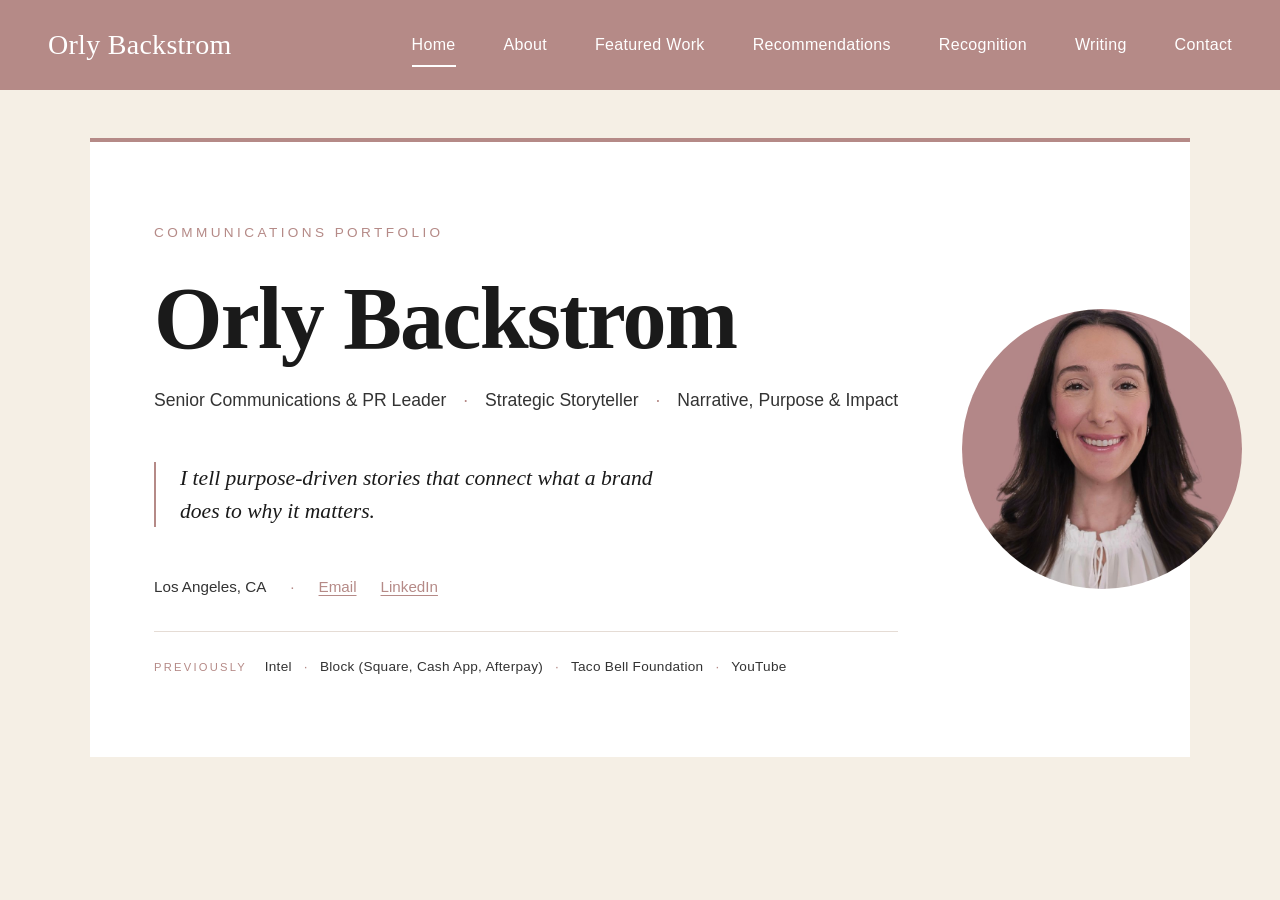
<file: index.html>
<!DOCTYPE html>
<html lang="en">
<head>
  <meta charset="UTF-8">
  <meta name="viewport" content="width=device-width, initial-scale=1.0">
  <link rel="icon" type="image/x-icon" href="favicon.ico">
  <link rel="icon" type="image/png" sizes="32x32" href="favicon-32.png">
  <link rel="apple-touch-icon" sizes="180x180" href="apple-touch-icon.png">
  <title>Orly Backstrom — Communications Portfolio</title>

  <!-- SEO & Social Sharing -->
  <meta name="description" content="Senior Communications & PR Leader · Strategic Storyteller · Narrative, Purpose & Impact">
  <meta property="og:title" content="Orly Backstrom's Portfolio">
  <meta property="og:description" content="Senior Communications & PR Leader · Strategic Storyteller · Narrative, Purpose & Impact">
  <meta property="og:image" content="https://orlybackstrom.com/og-preview.jpg">
  <meta property="og:url" content="https://orlybackstrom.com/">
  <meta property="og:type" content="website">
  <meta name="twitter:card" content="summary_large_image">
  <meta name="twitter:title" content="Orly Backstrom's Portfolio">
  <meta name="twitter:description" content="Senior Communications & PR Leader · Strategic Storyteller · Narrative, Purpose & Impact">
  <meta name="twitter:image" content="https://orlybackstrom.com/og-preview.jpg">

  <link rel="stylesheet" href="styles.css">
</head>
<body>

  <!-- ============ HEADER ============ -->
  <header class="site-header">
    <div class="site-header-inner">
      <a href="index.html" class="site-logo">Orly Backstrom</a>
      <button class="nav-toggle" aria-label="Toggle menu" aria-expanded="false">
        <span class="nav-toggle-bar"></span>
        <span class="nav-toggle-bar"></span>
        <span class="nav-toggle-bar"></span>
      </button>
      <nav class="site-nav">
        <a href="index.html" class="active">Home</a>
        <a href="about.html">About</a>
        <a href="featured-work.html">Featured Work</a>
        <a href="recommendations.html">Recommendations</a>
        <a href="recognition.html">Recognition</a>
        <a href="writing.html">Writing</a>
        <a href="contact.html">Contact</a>
      </nav>
    </div>
  </header>

  <!-- ============ HERO ============ -->
  <main class="hero">
    <div class="hero-text">
      <p class="hero-eyebrow">Communications Portfolio</p>
      <h1 class="hero-name">Orly Backstrom</h1>
      <p class="hero-tagline">Senior Communications &amp; PR Leader <span class="divider">·</span> Strategic Storyteller <span class="divider">·</span> Narrative, Purpose &amp; Impact</p>

      <blockquote class="hero-quote">
        <p>I tell purpose-driven stories that connect what a brand does to why it matters.</p>
      </blockquote>

      <div class="hero-meta">
        <span>Los Angeles, CA</span>
        <span class="divider">·</span>
        <a href="mailto:orlybackstrom@gmail.com">Email</a>
        <a href="https://www.linkedin.com/in/orlybackstrom/" target="_blank" rel="noopener">LinkedIn</a>
      </div>

      <p class="hero-previously"><span class="hero-previously-label">Previously</span> Intel <span class="divider">·</span> Block (Square, Cash App, Afterpay) <span class="divider">·</span> Taco Bell Foundation <span class="divider">·</span> YouTube</p>
    </div>

    <div class="hero-portrait">
      <img src="headshot.jpg" alt="Orly Backstrom">
    </div>
  </main>


  <!-- ============ MOBILE NAV TOGGLE ============ -->
  <script>
    (function() {
      const toggle = document.querySelector('.nav-toggle');
      const nav = document.querySelector('.site-nav');
      if (!toggle || !nav) return;
      toggle.addEventListener('click', () => {
        const isOpen = nav.classList.toggle('open');
        toggle.classList.toggle('open', isOpen);
        toggle.setAttribute('aria-expanded', isOpen ? 'true' : 'false');
        document.body.style.overflow = isOpen ? 'hidden' : '';
      });
      nav.querySelectorAll('a').forEach(link => {
        link.addEventListener('click', () => {
          nav.classList.remove('open');
          toggle.classList.remove('open');
          toggle.setAttribute('aria-expanded', 'false');
          document.body.style.overflow = '';
        });
      });
    })();
  </script>

</body>
</html>
</file>
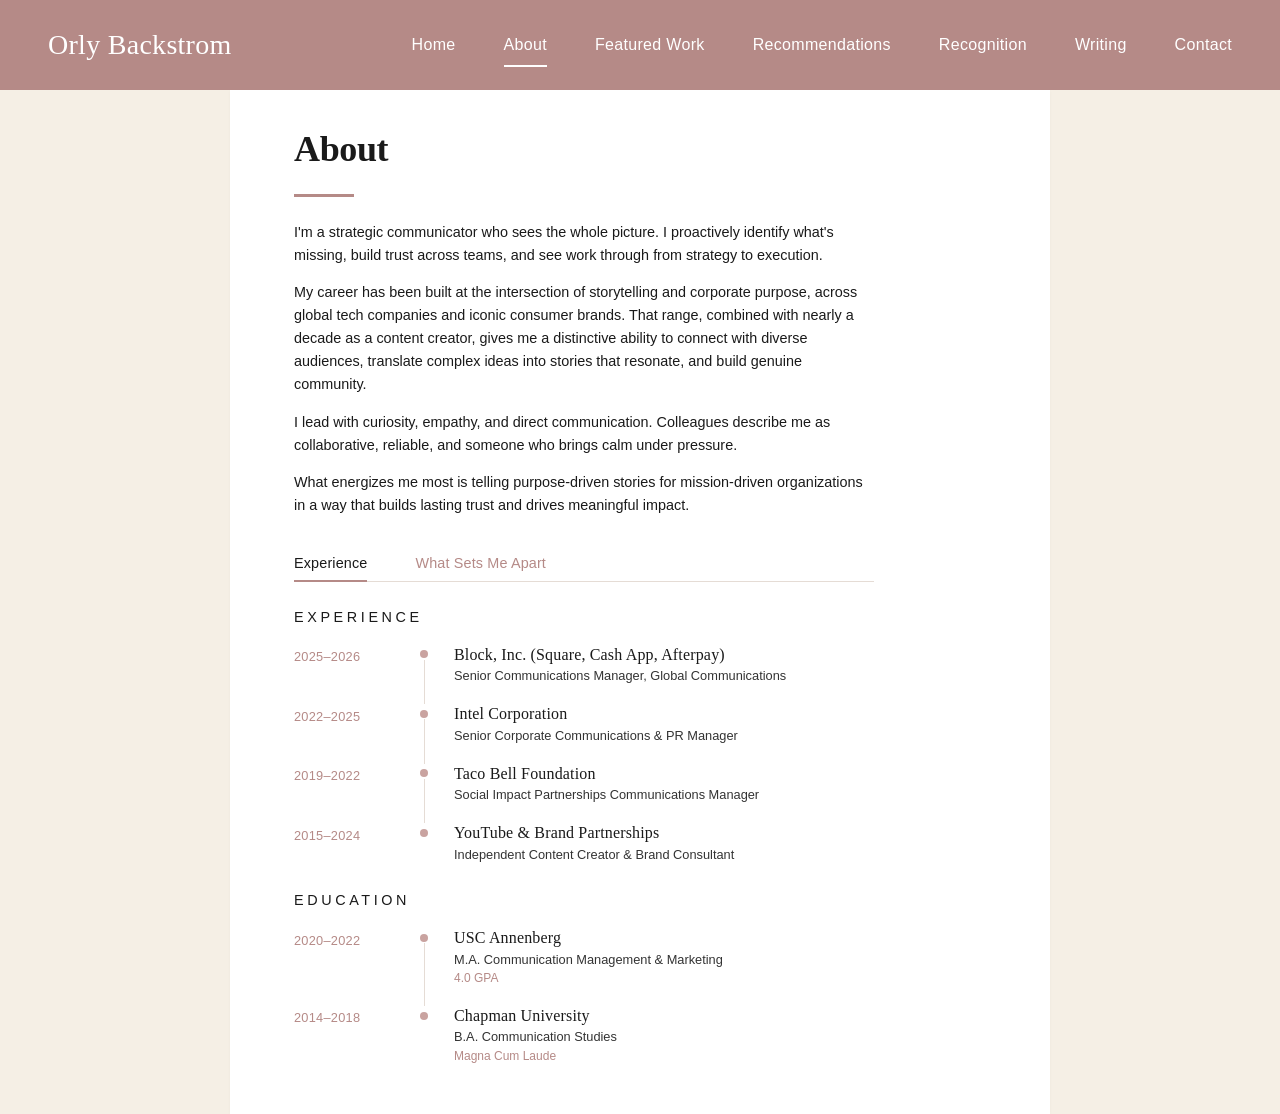
<file: about.html>
<!DOCTYPE html>
<html lang="en">
<head>
  <meta charset="UTF-8">
  <meta name="viewport" content="width=device-width, initial-scale=1.0">
  <link rel="icon" type="image/x-icon" href="favicon.ico">
  <link rel="icon" type="image/png" sizes="32x32" href="favicon-32.png">
  <link rel="apple-touch-icon" sizes="180x180" href="apple-touch-icon.png">
  <title>About — Orly Backstrom</title>

  <!-- SEO & Social Sharing -->
  <meta name="description" content="Senior Communications & PR Leader · Strategic Storyteller · Narrative, Purpose & Impact">
  <meta property="og:title" content="Orly Backstrom's Portfolio">
  <meta property="og:description" content="Senior Communications & PR Leader · Strategic Storyteller · Narrative, Purpose & Impact">
  <meta property="og:image" content="https://orlybackstrom.com/og-preview.jpg">
  <meta property="og:url" content="https://orlybackstrom.com/about.html">
  <meta property="og:type" content="website">
  <meta name="twitter:card" content="summary_large_image">
  <meta name="twitter:title" content="Orly Backstrom's Portfolio">
  <meta name="twitter:description" content="Senior Communications & PR Leader · Strategic Storyteller · Narrative, Purpose & Impact">
  <meta name="twitter:image" content="https://orlybackstrom.com/og-preview.jpg">

  <link rel="stylesheet" href="styles.css">
</head>
<body>

  <!-- ============ HEADER ============ -->
  <header class="site-header">
    <div class="site-header-inner">
      <a href="index.html" class="site-logo">Orly Backstrom</a>
      <button class="nav-toggle" aria-label="Toggle menu" aria-expanded="false">
        <span class="nav-toggle-bar"></span>
        <span class="nav-toggle-bar"></span>
        <span class="nav-toggle-bar"></span>
      </button>
      <nav class="site-nav">
        <a href="index.html">Home</a>
        <a href="about.html" class="active">About</a>
        <a href="featured-work.html">Featured Work</a>
        <a href="recommendations.html">Recommendations</a>
        <a href="recognition.html">Recognition</a>
        <a href="writing.html">Writing</a>
        <a href="contact.html">Contact</a>
      </nav>
    </div>
  </header>

  <!-- ============ ABOUT PAGE ============ -->
  <main class="page">
    <div class="page-content">
      <h1 class="page-title">About</h1>

      <div class="about-intro">
        <p>I'm a strategic communicator who sees the whole picture. I proactively identify what's missing, build trust across teams, and see work through from strategy to execution.</p>

        <p>My career has been built at the intersection of storytelling and corporate purpose, across global tech companies and iconic consumer brands. That range, combined with nearly a decade as a content creator, gives me a distinctive ability to connect with diverse audiences, translate complex ideas into stories that resonate, and build genuine community.</p>

        <p>I lead with curiosity, empathy, and direct communication. Colleagues describe me as collaborative, reliable, and someone who brings calm under pressure.</p>

        <p>What energizes me most is telling purpose-driven stories for mission-driven organizations in a way that builds lasting trust and drives meaningful impact.</p>
      </div>

      <!-- ============ TABS ============ -->
      <div class="tabs">
        <div class="tab-buttons" role="tablist">
          <button class="tab-button active" role="tab" data-tab="experience">Experience</button>
          <button class="tab-button" role="tab" data-tab="what-sets-me-apart">What Sets Me Apart</button>
        </div>

        <!-- Tab 1: What Sets Me Apart -->
        <div class="tab-panel" id="what-sets-me-apart" role="tabpanel">
          <div class="apart-section">
            <h3>Builder and Strategic Architect</h3>
            <p>I proactively identify what's missing and build the relationships, programs, and infrastructure that make compelling storytelling possible, from the communications strategy and stakeholder relationships I built at the Taco Bell Foundation to the executive visibility platforms and global PR strategies I developed at Intel.</p>
          </div>

          <div class="apart-section">
            <h3>Purpose-Driven Storyteller</h3>
            <p>I identify the why behind what organizations do and translate it into compelling stories that resonate and drive business impact, connecting what brands do to why it matters.</p>
          </div>

          <div class="apart-section">
            <h3>Trusted Executive Advisor</h3>
            <p>I serve as a strategic advisor to senior leaders, building trust by providing thoughtful counsel on message development, thought leadership, and high-stakes media and speaking engagements. I craft platforms and communications that authentically reflect their voice, vision, and point of view.</p>
          </div>

          <div class="apart-section">
            <h3>Curiosity-Driven, Committed to Growth</h3>
            <p>I approach every challenge with genuine curiosity, asking the right questions to develop deep understanding. I am fully committed to continuously developing my craft, staying ahead of industry shifts, and finding ways to improve the work.</p>
          </div>
        </div>

        <!-- Tab 3: Experience -->
        <div class="tab-panel active" id="experience" role="tabpanel">
          <p class="timeline-section-label">Experience</p>
          <div class="timeline">
            <div class="timeline-item">
              <div class="timeline-date">2025–2026</div>
              <div class="timeline-marker"></div>
              <div class="timeline-content">
                <h4>Block, Inc. (Square, Cash App, Afterpay)</h4>
                <p>Senior Communications Manager, Global Communications</p>
              </div>
            </div>

            <div class="timeline-item">
              <div class="timeline-date">2022–2025</div>
              <div class="timeline-marker"></div>
              <div class="timeline-content">
                <h4>Intel Corporation</h4>
                <p>Senior Corporate Communications &amp; PR Manager</p>
              </div>
            </div>

            <div class="timeline-item">
              <div class="timeline-date">2019–2022</div>
              <div class="timeline-marker"></div>
              <div class="timeline-content">
                <h4>Taco Bell Foundation</h4>
                <p>Social Impact Partnerships Communications Manager</p>
              </div>
            </div>

            <div class="timeline-item">
              <div class="timeline-date">2015–2024</div>
              <div class="timeline-marker"></div>
              <div class="timeline-content">
                <h4>YouTube &amp; Brand Partnerships</h4>
                <p>Independent Content Creator &amp; Brand Consultant</p>
              </div>
            </div>
          </div>

          <p class="timeline-section-label">Education</p>
          <div class="timeline">
            <div class="timeline-item">
              <div class="timeline-date">2020–2022</div>
              <div class="timeline-marker"></div>
              <div class="timeline-content">
                <h4>USC Annenberg</h4>
                <p>M.A. Communication Management &amp; Marketing</p>
                <p class="detail">4.0 GPA</p>
              </div>
            </div>

            <div class="timeline-item">
              <div class="timeline-date">2014–2018</div>
              <div class="timeline-marker"></div>
              <div class="timeline-content">
                <h4>Chapman University</h4>
                <p>B.A. Communication Studies</p>
                <p class="detail">Magna Cum Laude</p>
              </div>
            </div>
          </div>
        </div>
      </div>
    </div>
  </main>

  <!-- ============ TAB INTERACTION SCRIPT ============ -->
  <script>
    document.querySelectorAll('.tab-button').forEach(button => {
      button.addEventListener('click', () => {
        const tabId = button.dataset.tab;

        // Update buttons
        document.querySelectorAll('.tab-button').forEach(b => b.classList.remove('active'));
        button.classList.add('active');

        // Update panels
        document.querySelectorAll('.tab-panel').forEach(panel => {
          panel.classList.toggle('active', panel.id === tabId);
        });
      });
    });
  </script>


  <!-- ============ MOBILE NAV TOGGLE ============ -->
  <script>
    (function() {
      const toggle = document.querySelector('.nav-toggle');
      const nav = document.querySelector('.site-nav');
      if (!toggle || !nav) return;
      toggle.addEventListener('click', () => {
        const isOpen = nav.classList.toggle('open');
        toggle.classList.toggle('open', isOpen);
        toggle.setAttribute('aria-expanded', isOpen ? 'true' : 'false');
        document.body.style.overflow = isOpen ? 'hidden' : '';
      });
      nav.querySelectorAll('a').forEach(link => {
        link.addEventListener('click', () => {
          nav.classList.remove('open');
          toggle.classList.remove('open');
          toggle.setAttribute('aria-expanded', 'false');
          document.body.style.overflow = '';
        });
      });
    })();
  </script>

</body>
</html>
</file>
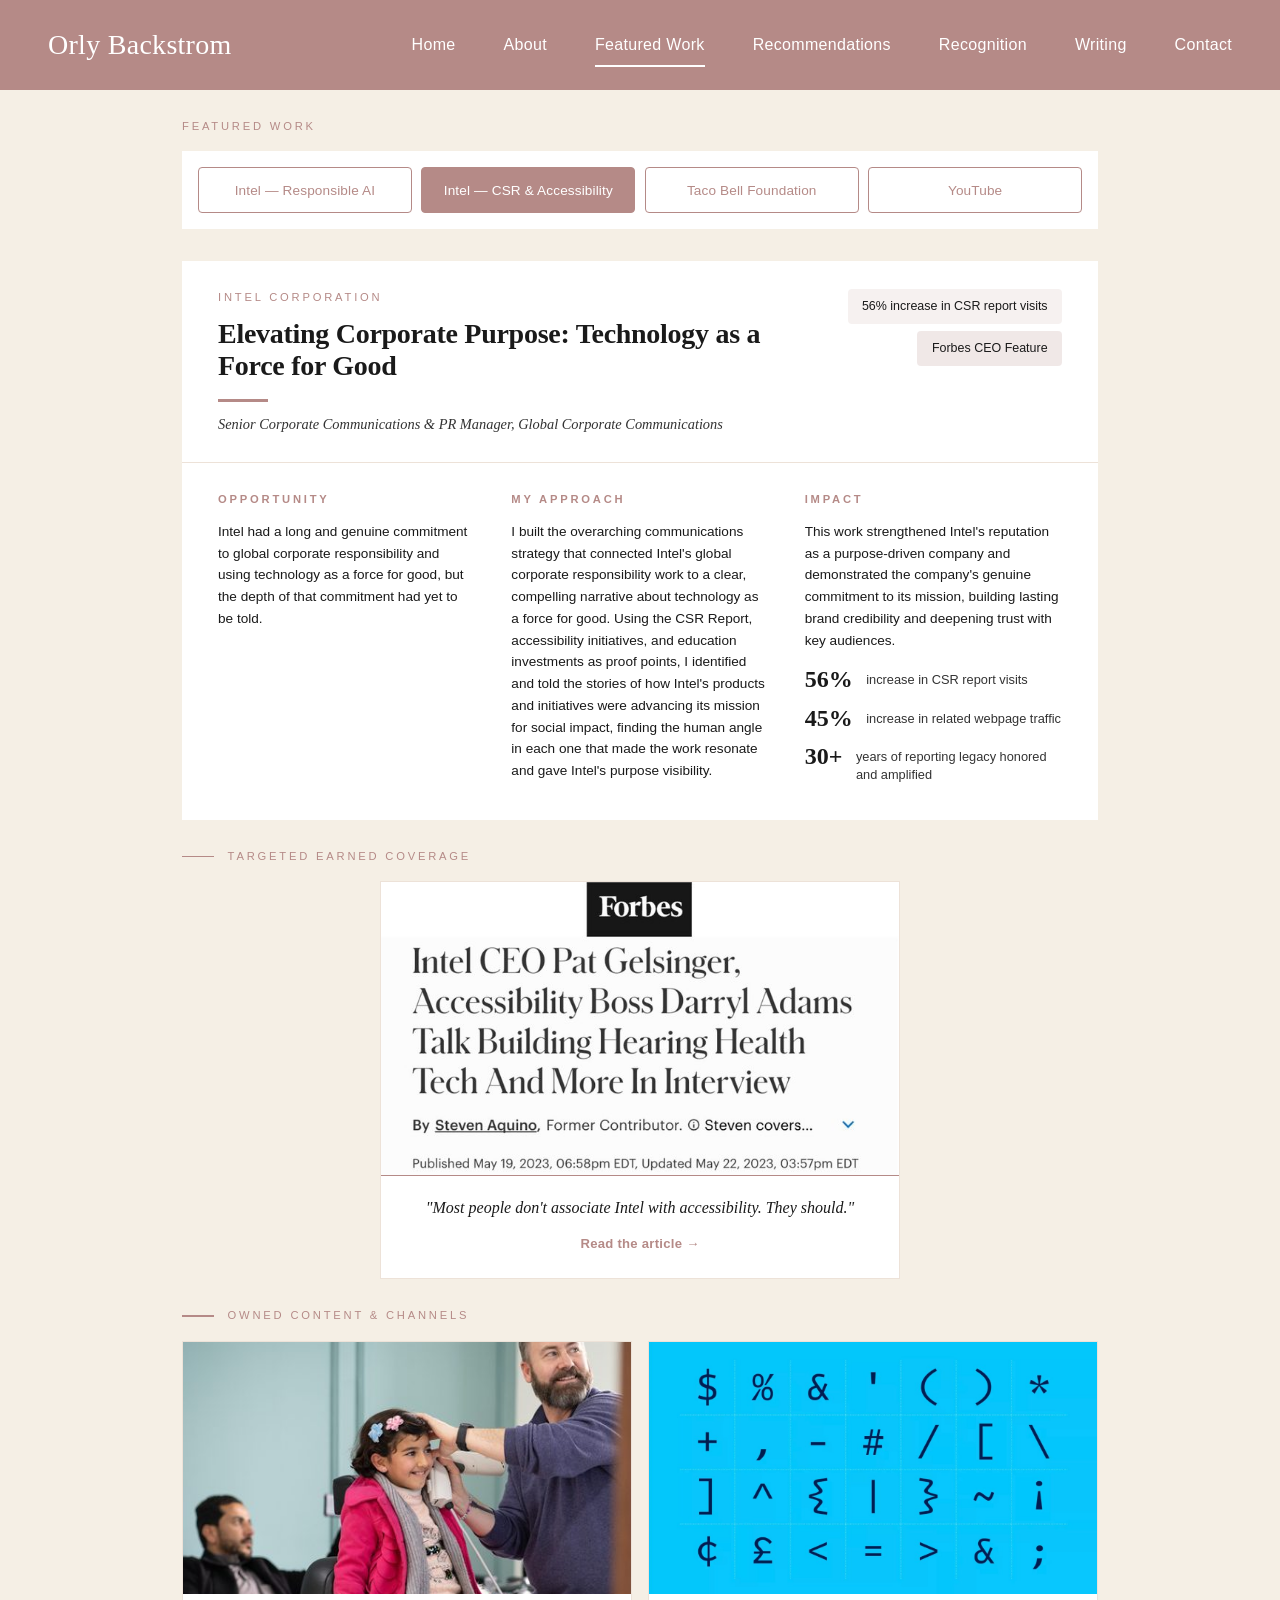
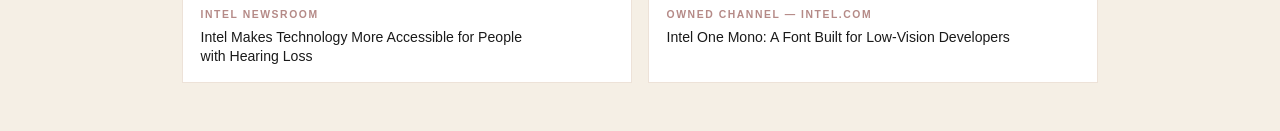
<file: featured-work-csr.html>
<!DOCTYPE html>
<html lang="en">
<head>
  <meta charset="UTF-8">
  <meta name="viewport" content="width=device-width, initial-scale=1.0">
  <link rel="icon" type="image/x-icon" href="favicon.ico">
  <link rel="icon" type="image/png" sizes="32x32" href="favicon-32.png">
  <link rel="apple-touch-icon" sizes="180x180" href="apple-touch-icon.png">
  <title>Featured Work: Intel CSR & Accessibility — Orly Backstrom</title>

  <!-- SEO & Social Sharing -->
  <meta name="description" content="Senior Communications & PR Leader · Strategic Storyteller · Narrative, Purpose & Impact">
  <meta property="og:title" content="Orly Backstrom's Portfolio">
  <meta property="og:description" content="Senior Communications & PR Leader · Strategic Storyteller · Narrative, Purpose & Impact">
  <meta property="og:image" content="https://orlybackstrom.com/og-preview.jpg">
  <meta property="og:url" content="https://orlybackstrom.com/featured-work-csr.html">
  <meta property="og:type" content="website">
  <meta name="twitter:card" content="summary_large_image">
  <meta name="twitter:title" content="Orly Backstrom's Portfolio">
  <meta name="twitter:description" content="Senior Communications & PR Leader · Strategic Storyteller · Narrative, Purpose & Impact">
  <meta name="twitter:image" content="https://orlybackstrom.com/og-preview.jpg">

  <link rel="stylesheet" href="styles.css">
</head>
<body>

  <!-- ============ HEADER ============ -->
  <header class="site-header">
    <div class="site-header-inner">
      <a href="index.html" class="site-logo">Orly Backstrom</a>
      <button class="nav-toggle" aria-label="Toggle menu" aria-expanded="false">
        <span class="nav-toggle-bar"></span>
        <span class="nav-toggle-bar"></span>
        <span class="nav-toggle-bar"></span>
      </button>
      <nav class="site-nav">
        <a href="index.html">Home</a>
        <a href="about.html">About</a>
        <a href="featured-work.html" class="active">Featured Work</a>
        <a href="recommendations.html">Recommendations</a>
        <a href="recognition.html">Recognition</a>
        <a href="writing.html">Writing</a>
        <a href="contact.html">Contact</a>
      </nav>
    </div>
  </header>

  <!-- ============ FEATURED WORK PAGE ============ -->
  <main class="featured-work-page">

    <p class="fw-eyebrow">Featured Work</p>

    <!-- Tab navigation -->
    <nav class="fw-tabs">
      <a href="featured-work.html" class="fw-tab">Intel &mdash; Responsible AI</a>
      <a href="featured-work-csr.html" class="fw-tab active">Intel &mdash; CSR &amp; Accessibility</a>
      <a href="featured-work-taco-bell.html" class="fw-tab">Taco Bell Foundation</a>
      <a href="featured-work-youtube.html" class="fw-tab">YouTube</a>
    </nav>

    <!-- Project header -->
    <section class="fw-header">
      <div class="fw-header-title-block">
        <p class="fw-eyebrow">Intel Corporation</p>
        <h1>Elevating Corporate Purpose: Technology as a Force for Good</h1>
        <p class="fw-header-subtitle">Senior Corporate Communications &amp; PR Manager, Global Corporate Communications</p>
      </div>
      <div class="fw-badges">
        <span class="fw-badge">56% increase in CSR report visits</span>
        <span class="fw-badge solid">Forbes CEO Feature</span>
      </div>
    </section>

    <!-- Three-column body -->
    <section class="fw-body">
      <div class="fw-section">
        <h3>Opportunity</h3>
        <p>Intel had a long and genuine commitment to global corporate responsibility and using technology as a force for good, but the depth of that commitment had yet to be told.</p>
      </div>

      <div class="fw-section">
        <h3>My Approach</h3>
        <p>I built the overarching communications strategy that connected Intel's global corporate responsibility work to a clear, compelling narrative about technology as a force for good. Using the CSR Report, accessibility initiatives, and education investments as proof points, I identified and told the stories of how Intel's products and initiatives were advancing its mission for social impact, finding the human angle in each one that made the work resonate and gave Intel's purpose visibility.</p>
      </div>

      <div class="fw-section">
        <h3>Impact</h3>
        <p>This work strengthened Intel's reputation as a purpose-driven company and demonstrated the company's genuine commitment to its mission, building lasting brand credibility and deepening trust with key audiences.</p>

        <div class="fw-stat">
          <div class="fw-stat-number">56%</div>
          <div class="fw-stat-label">increase in CSR report visits</div>
        </div>

        <div class="fw-stat">
          <div class="fw-stat-number">45%</div>
          <div class="fw-stat-label">increase in related webpage traffic</div>
        </div>

        <div class="fw-stat">
          <div class="fw-stat-number">30+</div>
          <div class="fw-stat-label">years of reporting legacy honored and amplified</div>
        </div>
      </div>
    </section>

    <!-- Targeted Earned Coverage - Single Featured Article -->
    <section class="fw-featured-coverage">
      <p class="fw-section-label">Targeted Earned Coverage</p>

      <a href="https://www.forbes.com/sites/stevenaquino/2023/05/19/intel-ceo-pat-gelsinger-accessibility-boss-darryl-adams-talk-building-hearing-health-tech-and-more-in-interview/" class="fw-featured-article" target="_blank" rel="noopener">
        <img src="forbes-feature.jpg" alt="Forbes article: Intel CEO Pat Gelsinger, Accessibility Boss Darryl Adams">
        <div class="fw-featured-article-body">
          <p class="fw-featured-quote">"Most people don't associate Intel with accessibility. They&nbsp;should."</p>
          <p class="fw-featured-cta">Read the article &rarr;</p>
        </div>
      </a>
    </section>

    <!-- Owned Content & Channels -->
    <section class="fw-owned">
      <p class="fw-section-label">Owned Content &amp; Channels</p>
      <div class="fw-owned-grid">

        <a href="https://www.intc.com/news-events/press-releases/detail/1620/intel-makes-technology-more-accessible-for-people-with" class="fw-owned-card" target="_blank" rel="noopener">
          <img src="owned-1.jpg" alt="Intel Makes Technology More Accessible for People with Hearing Loss" class="fw-owned-thumb">
          <div class="fw-owned-text">
            <p class="fw-owned-outlet">Intel Newsroom</p>
            <p class="fw-owned-title">Intel Makes Technology More Accessible for People with Hearing&nbsp;Loss</p>
          </div>
        </a>

        <a href="https://www.intel.com/content/www/us/en/company-overview/one-monospace-font.html" class="fw-owned-card" target="_blank" rel="noopener">
          <img src="owned-2.jpg" alt="Intel One Mono: A Font Built for Low-Vision Developers" class="fw-owned-thumb">
          <div class="fw-owned-text">
            <p class="fw-owned-outlet">Owned Channel &mdash; Intel.com</p>
            <p class="fw-owned-title">Intel One Mono: A Font Built for Low-Vision&nbsp;Developers</p>
          </div>
        </a>

      </div>
    </section>

  </main>


  <!-- ============ MOBILE NAV TOGGLE ============ -->
  <script>
    (function() {
      const toggle = document.querySelector('.nav-toggle');
      const nav = document.querySelector('.site-nav');
      if (!toggle || !nav) return;
      toggle.addEventListener('click', () => {
        const isOpen = nav.classList.toggle('open');
        toggle.classList.toggle('open', isOpen);
        toggle.setAttribute('aria-expanded', isOpen ? 'true' : 'false');
        document.body.style.overflow = isOpen ? 'hidden' : '';
      });
      nav.querySelectorAll('a').forEach(link => {
        link.addEventListener('click', () => {
          nav.classList.remove('open');
          toggle.classList.remove('open');
          toggle.setAttribute('aria-expanded', 'false');
          document.body.style.overflow = '';
        });
      });
    })();
  </script>

</body>
</html>
</file>
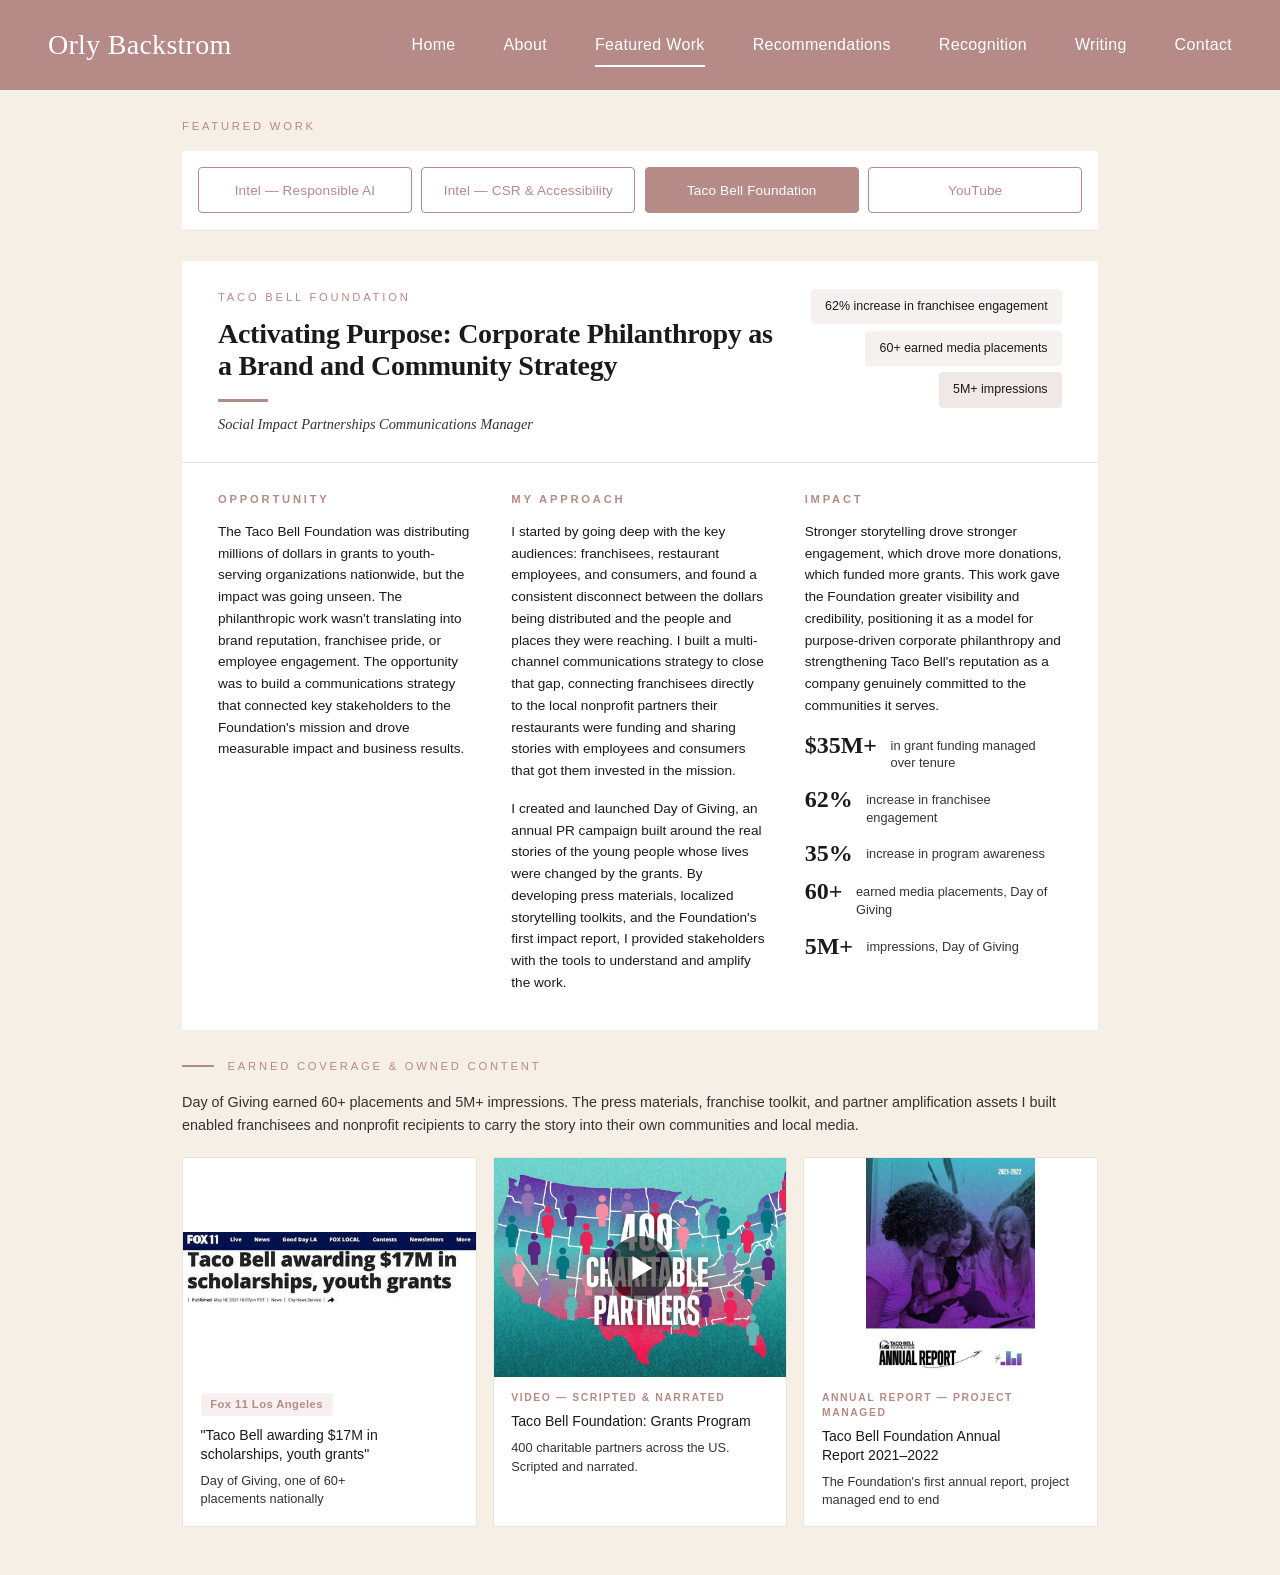
<file: featured-work-taco-bell.html>
<!DOCTYPE html>
<html lang="en">
<head>
  <meta charset="UTF-8">
  <meta name="viewport" content="width=device-width, initial-scale=1.0">
  <link rel="icon" type="image/x-icon" href="favicon.ico">
  <link rel="icon" type="image/png" sizes="32x32" href="favicon-32.png">
  <link rel="apple-touch-icon" sizes="180x180" href="apple-touch-icon.png">
  <title>Featured Work: Taco Bell Foundation — Orly Backstrom</title>

  <!-- SEO & Social Sharing -->
  <meta name="description" content="Senior Communications & PR Leader · Strategic Storyteller · Narrative, Purpose & Impact">
  <meta property="og:title" content="Orly Backstrom's Portfolio">
  <meta property="og:description" content="Senior Communications & PR Leader · Strategic Storyteller · Narrative, Purpose & Impact">
  <meta property="og:image" content="https://orlybackstrom.com/og-preview.jpg">
  <meta property="og:url" content="https://orlybackstrom.com/featured-work-taco-bell.html">
  <meta property="og:type" content="website">
  <meta name="twitter:card" content="summary_large_image">
  <meta name="twitter:title" content="Orly Backstrom's Portfolio">
  <meta name="twitter:description" content="Senior Communications & PR Leader · Strategic Storyteller · Narrative, Purpose & Impact">
  <meta name="twitter:image" content="https://orlybackstrom.com/og-preview.jpg">

  <link rel="stylesheet" href="styles.css">
</head>
<body>

  <!-- ============ HEADER ============ -->
  <header class="site-header">
    <div class="site-header-inner">
      <a href="index.html" class="site-logo">Orly Backstrom</a>
      <button class="nav-toggle" aria-label="Toggle menu" aria-expanded="false">
        <span class="nav-toggle-bar"></span>
        <span class="nav-toggle-bar"></span>
        <span class="nav-toggle-bar"></span>
      </button>
      <nav class="site-nav">
        <a href="index.html">Home</a>
        <a href="about.html">About</a>
        <a href="featured-work.html" class="active">Featured Work</a>
        <a href="recommendations.html">Recommendations</a>
        <a href="recognition.html">Recognition</a>
        <a href="writing.html">Writing</a>
        <a href="contact.html">Contact</a>
      </nav>
    </div>
  </header>

  <!-- ============ FEATURED WORK PAGE ============ -->
  <main class="featured-work-page">

    <p class="fw-eyebrow">Featured Work</p>

    <!-- Tab navigation -->
    <nav class="fw-tabs">
      <a href="featured-work.html" class="fw-tab">Intel &mdash; Responsible AI</a>
      <a href="featured-work-csr.html" class="fw-tab">Intel &mdash; CSR &amp; Accessibility</a>
      <a href="featured-work-taco-bell.html" class="fw-tab active">Taco Bell Foundation</a>
      <a href="featured-work-youtube.html" class="fw-tab">YouTube</a>
    </nav>

    <!-- Project header -->
    <section class="fw-header">
      <div class="fw-header-title-block">
        <p class="fw-eyebrow">Taco Bell Foundation</p>
        <h1>Activating Purpose: Corporate Philanthropy as a Brand and Community Strategy</h1>
        <p class="fw-header-subtitle">Social Impact Partnerships Communications Manager</p>
      </div>
      <div class="fw-badges">
        <span class="fw-badge">62% increase in franchisee engagement</span>
        <span class="fw-badge">60+ earned media placements</span>
        <span class="fw-badge solid">5M+ impressions</span>
      </div>
    </section>

    <!-- Three-column body -->
    <section class="fw-body">
      <div class="fw-section">
        <h3>Opportunity</h3>
        <p>The Taco Bell Foundation was distributing millions of dollars in grants to youth-serving organizations nationwide, but the impact was going unseen. The philanthropic work wasn't translating into brand reputation, franchisee pride, or employee engagement. The opportunity was to build a communications strategy that connected key stakeholders to the Foundation's mission and drove measurable impact and business results.</p>
      </div>

      <div class="fw-section">
        <h3>My Approach</h3>
        <p>I started by going deep with the key audiences: franchisees, restaurant employees, and consumers, and found a consistent disconnect between the dollars being distributed and the people and places they were reaching. I built a multi-channel communications strategy to close that gap, connecting franchisees directly to the local nonprofit partners their restaurants were funding and sharing stories with employees and consumers that got them invested in the mission.</p>
        <p>I created and launched Day of Giving, an annual PR campaign built around the real stories of the young people whose lives were changed by the grants. By developing press materials, localized storytelling toolkits, and the Foundation's first impact report, I provided stakeholders with the tools to understand and amplify the work.</p>
      </div>

      <div class="fw-section">
        <h3>Impact</h3>
        <p>Stronger storytelling drove stronger engagement, which drove more donations, which funded more grants. This work gave the Foundation greater visibility and credibility, positioning it as a model for purpose-driven corporate philanthropy and strengthening Taco Bell's reputation as a company genuinely committed to the communities it serves.</p>

        <div class="fw-stat">
          <div class="fw-stat-number">$35M+</div>
          <div class="fw-stat-label">in grant funding managed over tenure</div>
        </div>

        <div class="fw-stat">
          <div class="fw-stat-number">62%</div>
          <div class="fw-stat-label">increase in franchisee engagement</div>
        </div>

        <div class="fw-stat">
          <div class="fw-stat-number">35%</div>
          <div class="fw-stat-label">increase in program awareness</div>
        </div>

        <div class="fw-stat">
          <div class="fw-stat-number">60+</div>
          <div class="fw-stat-label">earned media placements, Day of Giving</div>
        </div>

        <div class="fw-stat">
          <div class="fw-stat-number">5M+</div>
          <div class="fw-stat-label">impressions, Day of Giving</div>
        </div>
      </div>
    </section>

    <!-- Earned Coverage & Owned Content -->
    <section class="fw-combined">
      <p class="fw-section-label">Earned Coverage &amp; Owned Content</p>
      <p class="fw-combined-intro">Day of Giving earned 60+ placements and 5M+ impressions. The press materials, franchise toolkit, and partner amplification assets I built enabled franchisees and nonprofit recipients to carry the story into their own communities and local media.</p>

      <div class="fw-combined-grid">

        <a href="https://www.foxla.com/news/taco-bell-awarding-17m-in-scholarshipsyouth-grants" class="fw-combined-card" target="_blank" rel="noopener">
          <img src="tb-1.jpg" alt="Taco Bell awarding $17M in scholarships, youth grants" class="fw-combined-thumb">
          <div class="fw-combined-text">
            <span class="fw-combined-pill">Fox 11 Los Angeles</span>
            <p class="fw-combined-title">"Taco Bell awarding $17M in scholarships, youth&nbsp;grants"</p>
            <p class="fw-combined-desc">Day of Giving, one of 60+ placements&nbsp;nationally</p>
          </div>
        </a>

        <a href="https://vimeo.com/554861442" class="fw-combined-card is-video" target="_blank" rel="noopener">
          <div class="fw-combined-thumb-wrap">
            <img src="tb-2.jpg" alt="Taco Bell Foundation: Grants Program video" class="fw-combined-thumb">
          </div>
          <div class="fw-combined-text">
            <p class="fw-combined-type">Video &mdash; Scripted &amp; Narrated</p>
            <p class="fw-combined-title">Taco Bell Foundation: Grants&nbsp;Program</p>
            <p class="fw-combined-desc">400 charitable partners across the US. Scripted and&nbsp;narrated.</p>
          </div>
        </a>

        <a href="https://www.tacobellfoundation.org/files/TBF_AnnualReport_2021.pdf" class="fw-combined-card" target="_blank" rel="noopener">
          <img src="tb-3.jpg" alt="Taco Bell Foundation Annual Report 2021-2022" class="fw-combined-thumb">
          <div class="fw-combined-text">
            <p class="fw-combined-type">Annual Report &mdash; Project Managed</p>
            <p class="fw-combined-title">Taco Bell Foundation Annual Report&nbsp;2021&ndash;2022</p>
            <p class="fw-combined-desc">The Foundation's first annual report, project managed end to&nbsp;end</p>
          </div>
        </a>

      </div>
    </section>

  </main>


  <!-- ============ MOBILE NAV TOGGLE ============ -->
  <script>
    (function() {
      const toggle = document.querySelector('.nav-toggle');
      const nav = document.querySelector('.site-nav');
      if (!toggle || !nav) return;
      toggle.addEventListener('click', () => {
        const isOpen = nav.classList.toggle('open');
        toggle.classList.toggle('open', isOpen);
        toggle.setAttribute('aria-expanded', isOpen ? 'true' : 'false');
        document.body.style.overflow = isOpen ? 'hidden' : '';
      });
      nav.querySelectorAll('a').forEach(link => {
        link.addEventListener('click', () => {
          nav.classList.remove('open');
          toggle.classList.remove('open');
          toggle.setAttribute('aria-expanded', 'false');
          document.body.style.overflow = '';
        });
      });
    })();
  </script>

</body>
</html>
</file>
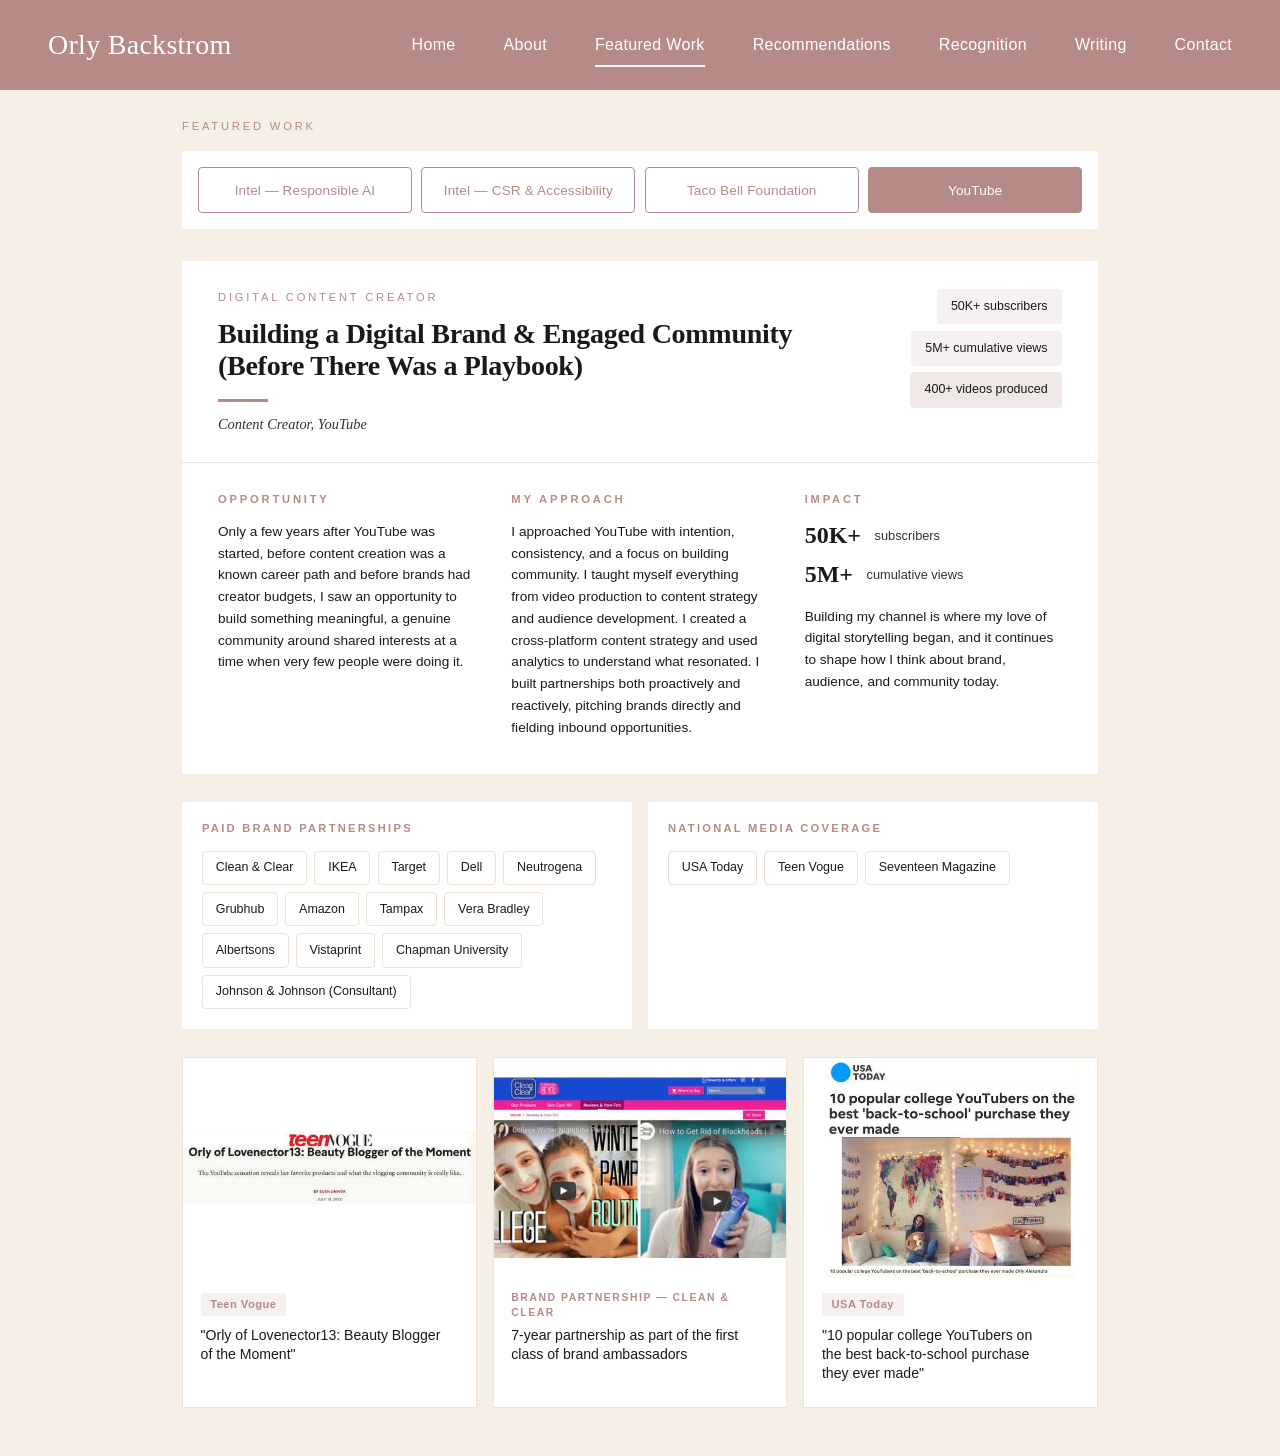
<file: featured-work-youtube.html>
<!DOCTYPE html>
<html lang="en">
<head>
  <meta charset="UTF-8">
  <meta name="viewport" content="width=device-width, initial-scale=1.0">
  <link rel="icon" type="image/x-icon" href="favicon.ico">
  <link rel="icon" type="image/png" sizes="32x32" href="favicon-32.png">
  <link rel="apple-touch-icon" sizes="180x180" href="apple-touch-icon.png">
  <title>Featured Work: YouTube — Orly Backstrom</title>

  <!-- SEO & Social Sharing -->
  <meta name="description" content="Senior Communications & PR Leader · Strategic Storyteller · Narrative, Purpose & Impact">
  <meta property="og:title" content="Orly Backstrom's Portfolio">
  <meta property="og:description" content="Senior Communications & PR Leader · Strategic Storyteller · Narrative, Purpose & Impact">
  <meta property="og:image" content="https://orlybackstrom.com/og-preview.jpg">
  <meta property="og:url" content="https://orlybackstrom.com/featured-work-youtube.html">
  <meta property="og:type" content="website">
  <meta name="twitter:card" content="summary_large_image">
  <meta name="twitter:title" content="Orly Backstrom's Portfolio">
  <meta name="twitter:description" content="Senior Communications & PR Leader · Strategic Storyteller · Narrative, Purpose & Impact">
  <meta name="twitter:image" content="https://orlybackstrom.com/og-preview.jpg">

  <link rel="stylesheet" href="styles.css">
</head>
<body>

  <!-- ============ HEADER ============ -->
  <header class="site-header">
    <div class="site-header-inner">
      <a href="index.html" class="site-logo">Orly Backstrom</a>
      <button class="nav-toggle" aria-label="Toggle menu" aria-expanded="false">
        <span class="nav-toggle-bar"></span>
        <span class="nav-toggle-bar"></span>
        <span class="nav-toggle-bar"></span>
      </button>
      <nav class="site-nav">
        <a href="index.html">Home</a>
        <a href="about.html">About</a>
        <a href="featured-work.html" class="active">Featured Work</a>
        <a href="recommendations.html">Recommendations</a>
        <a href="recognition.html">Recognition</a>
        <a href="writing.html">Writing</a>
        <a href="contact.html">Contact</a>
      </nav>
    </div>
  </header>

  <!-- ============ FEATURED WORK PAGE ============ -->
  <main class="featured-work-page">

    <p class="fw-eyebrow">Featured Work</p>

    <!-- Tab navigation -->
    <nav class="fw-tabs">
      <a href="featured-work.html" class="fw-tab">Intel &mdash; Responsible AI</a>
      <a href="featured-work-csr.html" class="fw-tab">Intel &mdash; CSR &amp; Accessibility</a>
      <a href="featured-work-taco-bell.html" class="fw-tab">Taco Bell Foundation</a>
      <a href="featured-work-youtube.html" class="fw-tab active">YouTube</a>
    </nav>

    <!-- Project header -->
    <section class="fw-header">
      <div class="fw-header-title-block">
        <p class="fw-eyebrow">Digital Content Creator</p>
        <h1>Building a Digital Brand &amp; Engaged Community (Before There Was a Playbook)</h1>
        <p class="fw-header-subtitle">Content Creator, YouTube</p>
      </div>
      <div class="fw-badges">
        <span class="fw-badge">50K+ subscribers</span>
        <span class="fw-badge">5M+ cumulative views</span>
        <span class="fw-badge solid">400+ videos produced</span>
      </div>
    </section>

    <!-- Three-column body -->
    <section class="fw-body">
      <div class="fw-section">
        <h3>Opportunity</h3>
        <p>Only a few years after YouTube was started, before content creation was a known career path and before brands had creator budgets, I saw an opportunity to build something meaningful, a genuine community around shared interests at a time when very few people were doing it.</p>
      </div>

      <div class="fw-section">
        <h3>My Approach</h3>
        <p>I approached YouTube with intention, consistency, and a focus on building community. I taught myself everything from video production to content strategy and audience development. I created a cross-platform content strategy and used analytics to understand what resonated. I built partnerships both proactively and reactively, pitching brands directly and fielding inbound opportunities.</p>
      </div>

      <div class="fw-section">
        <h3>Impact</h3>
        <div class="fw-stat">
          <div class="fw-stat-number">50K+</div>
          <div class="fw-stat-label">subscribers</div>
        </div>

        <div class="fw-stat">
          <div class="fw-stat-number">5M+</div>
          <div class="fw-stat-label">cumulative views</div>
        </div>

        <p style="margin-top: 1.25rem;">Building my channel is where my love of digital storytelling began, and it continues to shape how I think about brand, audience, and community today.</p>
      </div>
    </section>

    <!-- Paid Brand Partnerships & National Media Coverage -->
    <div class="fw-tag-columns">
      <div class="fw-tag-box">
        <p class="fw-tag-box-label">Paid Brand Partnerships</p>
        <div class="fw-tag-list">
          <span class="fw-tag">Clean &amp; Clear</span>
          <span class="fw-tag">IKEA</span>
          <span class="fw-tag">Target</span>
          <span class="fw-tag">Dell</span>
          <span class="fw-tag">Neutrogena</span>
          <span class="fw-tag">Grubhub</span>
          <span class="fw-tag">Amazon</span>
          <span class="fw-tag">Tampax</span>
          <span class="fw-tag">Vera Bradley</span>
          <span class="fw-tag">Albertsons</span>
          <span class="fw-tag">Vistaprint</span>
          <span class="fw-tag">Chapman University</span>
          <span class="fw-tag">Johnson &amp; Johnson (Consultant)</span>
        </div>
      </div>

      <div class="fw-tag-box">
        <p class="fw-tag-box-label">National Media Coverage</p>
        <div class="fw-tag-list">
          <span class="fw-tag">USA Today</span>
          <span class="fw-tag">Teen Vogue</span>
          <span class="fw-tag">Seventeen Magazine</span>
        </div>
      </div>
    </div>

    <!-- Featured cards (non-clickable, display only) -->
    <section class="fw-combined">
      <div class="fw-combined-grid">

        <div class="fw-combined-static">
          <img src="yt-1.jpg" alt="Teen Vogue article: Orly of Lovenector13" class="fw-combined-thumb">
          <div class="fw-combined-text">
            <span class="fw-combined-pill">Teen Vogue</span>
            <p class="fw-combined-title">"Orly of Lovenector13: Beauty Blogger of the&nbsp;Moment"</p>
          </div>
        </div>

        <div class="fw-combined-static">
          <img src="yt-2.jpg" alt="Clean & Clear brand partnership" class="fw-combined-thumb">
          <div class="fw-combined-text">
            <p class="fw-combined-type">Brand Partnership &mdash; Clean &amp; Clear</p>
            <p class="fw-combined-title">7-year partnership as part of the first class of brand&nbsp;ambassadors</p>
          </div>
        </div>

        <div class="fw-combined-static">
          <img src="yt-3.jpg" alt="USA Today article: 10 popular college YouTubers" class="fw-combined-thumb">
          <div class="fw-combined-text">
            <span class="fw-combined-pill">USA Today</span>
            <p class="fw-combined-title">"10 popular college YouTubers on the best back-to-school purchase they ever&nbsp;made"</p>
          </div>
        </div>

      </div>
    </section>

  </main>


  <!-- ============ MOBILE NAV TOGGLE ============ -->
  <script>
    (function() {
      const toggle = document.querySelector('.nav-toggle');
      const nav = document.querySelector('.site-nav');
      if (!toggle || !nav) return;
      toggle.addEventListener('click', () => {
        const isOpen = nav.classList.toggle('open');
        toggle.classList.toggle('open', isOpen);
        toggle.setAttribute('aria-expanded', isOpen ? 'true' : 'false');
        document.body.style.overflow = isOpen ? 'hidden' : '';
      });
      nav.querySelectorAll('a').forEach(link => {
        link.addEventListener('click', () => {
          nav.classList.remove('open');
          toggle.classList.remove('open');
          toggle.setAttribute('aria-expanded', 'false');
          document.body.style.overflow = '';
        });
      });
    })();
  </script>

</body>
</html>
</file>
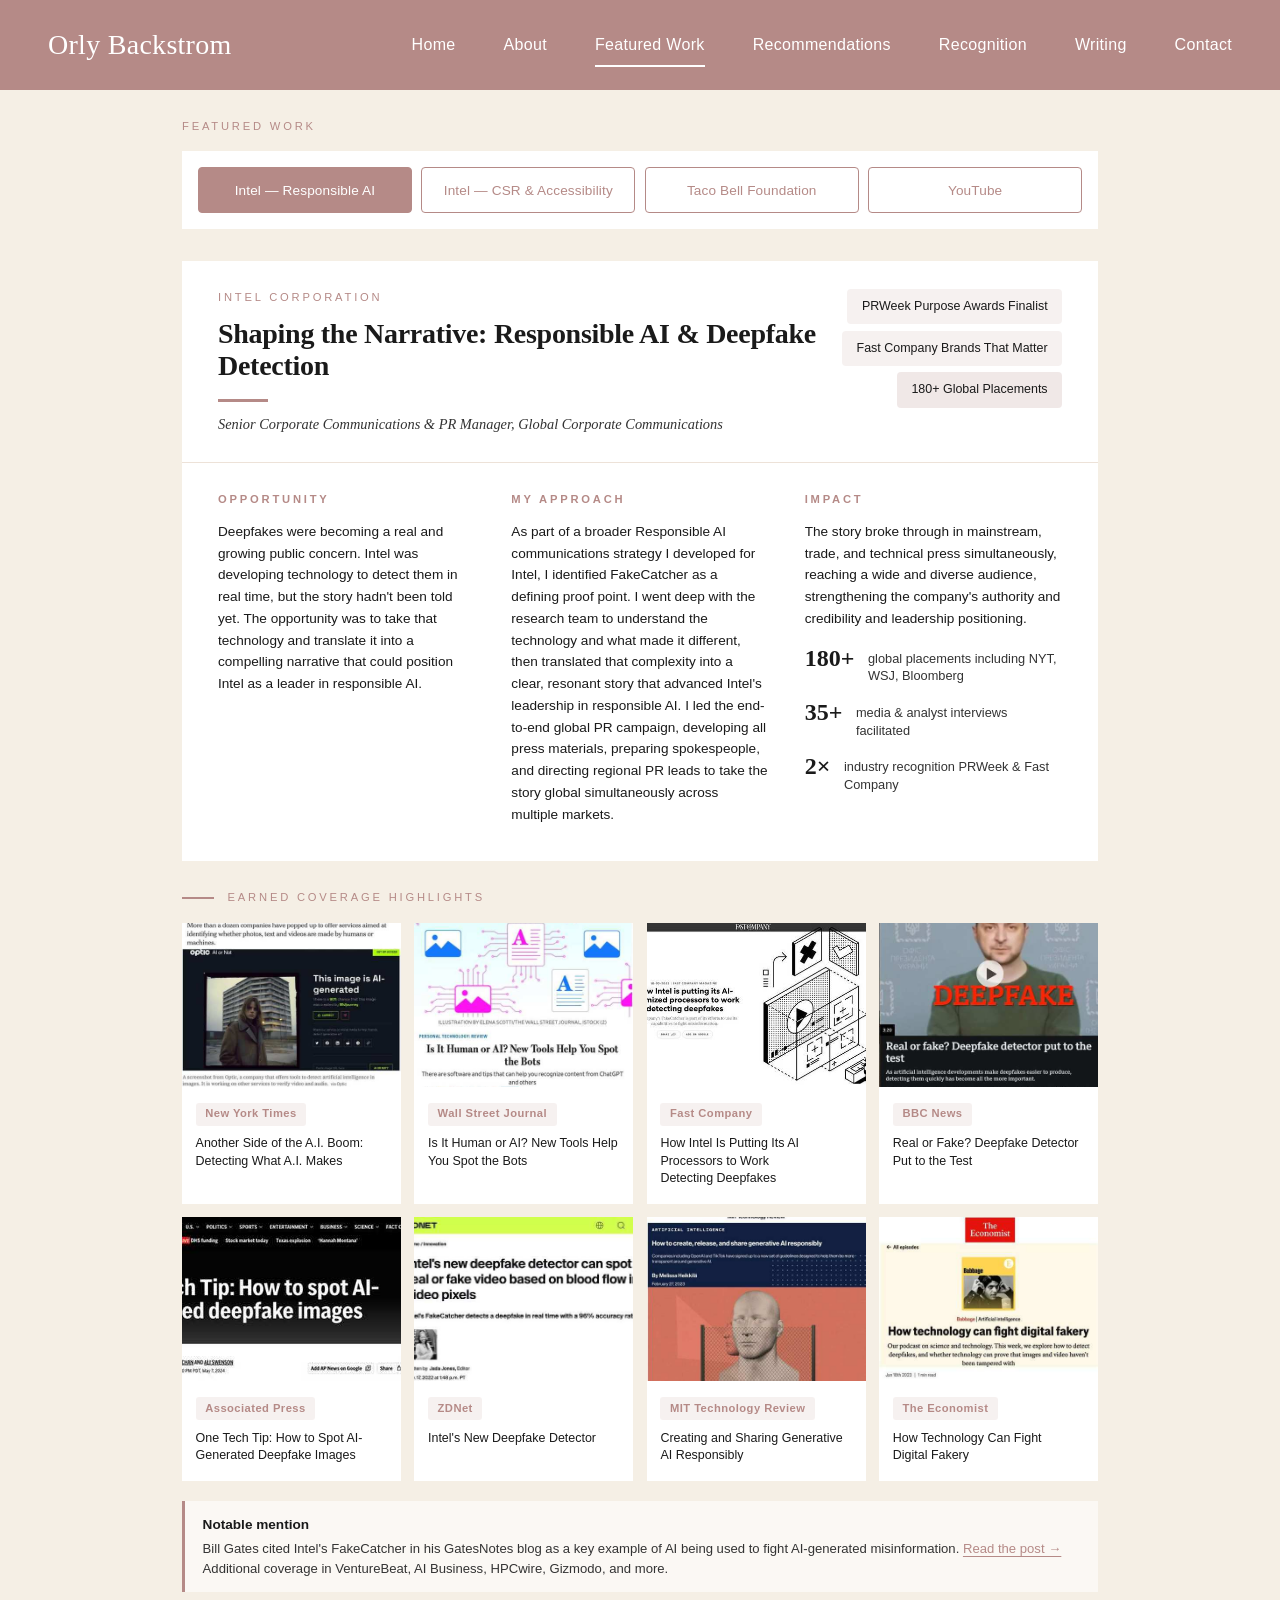
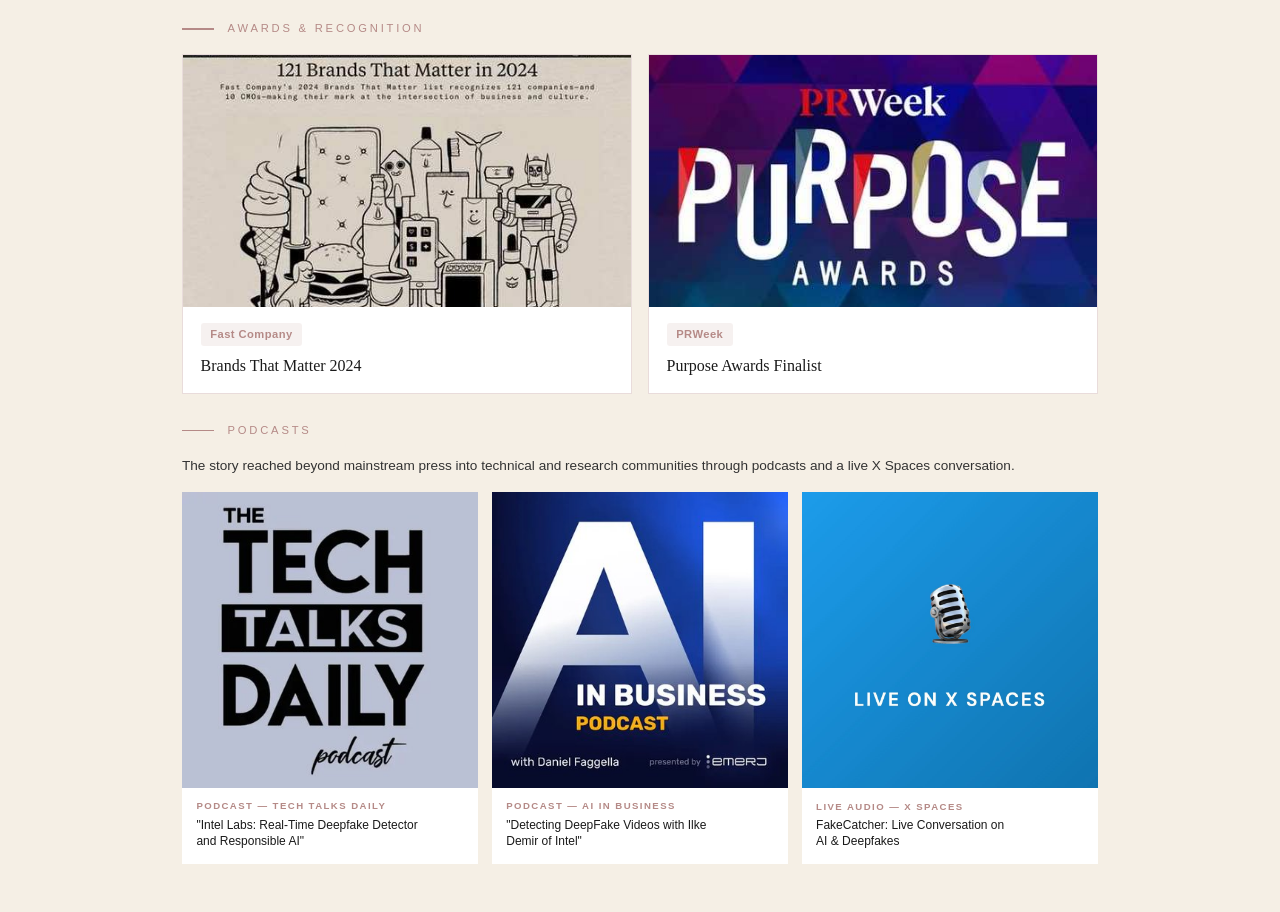
<file: featured-work.html>
<!DOCTYPE html>
<html lang="en">
<head>
  <meta charset="UTF-8">
  <meta name="viewport" content="width=device-width, initial-scale=1.0">
  <link rel="icon" type="image/x-icon" href="favicon.ico">
  <link rel="icon" type="image/png" sizes="32x32" href="favicon-32.png">
  <link rel="apple-touch-icon" sizes="180x180" href="apple-touch-icon.png">
  <title>Featured Work: Intel Responsible AI — Orly Backstrom</title>

  <!-- SEO & Social Sharing -->
  <meta name="description" content="Senior Communications & PR Leader · Strategic Storyteller · Narrative, Purpose & Impact">
  <meta property="og:title" content="Orly Backstrom's Portfolio">
  <meta property="og:description" content="Senior Communications & PR Leader · Strategic Storyteller · Narrative, Purpose & Impact">
  <meta property="og:image" content="https://orlybackstrom.com/og-preview.jpg">
  <meta property="og:url" content="https://orlybackstrom.com/featured-work.html">
  <meta property="og:type" content="website">
  <meta name="twitter:card" content="summary_large_image">
  <meta name="twitter:title" content="Orly Backstrom's Portfolio">
  <meta name="twitter:description" content="Senior Communications & PR Leader · Strategic Storyteller · Narrative, Purpose & Impact">
  <meta name="twitter:image" content="https://orlybackstrom.com/og-preview.jpg">

  <link rel="stylesheet" href="styles.css">
</head>
<body>

  <!-- ============ HEADER ============ -->
  <header class="site-header">
    <div class="site-header-inner">
      <a href="index.html" class="site-logo">Orly Backstrom</a>
      <button class="nav-toggle" aria-label="Toggle menu" aria-expanded="false">
        <span class="nav-toggle-bar"></span>
        <span class="nav-toggle-bar"></span>
        <span class="nav-toggle-bar"></span>
      </button>
      <nav class="site-nav">
        <a href="index.html">Home</a>
        <a href="about.html">About</a>
        <a href="featured-work.html" class="active">Featured Work</a>
        <a href="recommendations.html">Recommendations</a>
        <a href="recognition.html">Recognition</a>
        <a href="writing.html">Writing</a>
        <a href="contact.html">Contact</a>
      </nav>
    </div>
  </header>

  <!-- ============ FEATURED WORK PAGE ============ -->
  <main class="featured-work-page">

    <p class="fw-eyebrow">Featured Work</p>

    <!-- Tab navigation -->
    <nav class="fw-tabs">
      <a href="featured-work.html" class="fw-tab active">Intel &mdash; Responsible AI</a>
      <a href="featured-work-csr.html" class="fw-tab">Intel &mdash; CSR &amp; Accessibility</a>
      <a href="featured-work-taco-bell.html" class="fw-tab">Taco Bell Foundation</a>
      <a href="featured-work-youtube.html" class="fw-tab">YouTube</a>
    </nav>

    <!-- Project header -->
    <section class="fw-header">
      <div class="fw-header-title-block">
        <p class="fw-eyebrow">Intel Corporation</p>
        <h1>Shaping the Narrative: Responsible AI &amp; Deepfake Detection</h1>
        <p class="fw-header-subtitle">Senior Corporate Communications &amp; PR Manager, Global Corporate Communications</p>
      </div>
      <div class="fw-badges">
        <span class="fw-badge">PRWeek Purpose Awards Finalist</span>
        <span class="fw-badge">Fast Company Brands That Matter</span>
        <span class="fw-badge solid">180+ Global Placements</span>
      </div>
    </section>

    <!-- Three-column body: Opportunity / My Approach / Impact -->
    <section class="fw-body">
      <div class="fw-section">
        <h3>Opportunity</h3>
        <p>Deepfakes were becoming a real and growing public concern. Intel was developing technology to detect them in real time, but the story hadn't been told yet. The opportunity was to take that technology and translate it into a compelling narrative that could position Intel as a leader in responsible AI.</p>
      </div>

      <div class="fw-section">
        <h3>My Approach</h3>
        <p>As part of a broader Responsible AI communications strategy I developed for Intel, I identified FakeCatcher as a defining proof point. I went deep with the research team to understand the technology and what made it different, then translated that complexity into a clear, resonant story that advanced Intel's leadership in responsible AI. I led the end-to-end global PR campaign, developing all press materials, preparing spokespeople, and directing regional PR leads to take the story global simultaneously across multiple markets.</p>
      </div>

      <div class="fw-section">
        <h3>Impact</h3>
        <p>The story broke through in mainstream, trade, and technical press simultaneously, reaching a wide and diverse audience, strengthening the company's authority and credibility and leadership positioning.</p>

        <div class="fw-stat">
          <div class="fw-stat-number">180+</div>
          <div class="fw-stat-label">global placements including NYT, WSJ, Bloomberg</div>
        </div>

        <div class="fw-stat">
          <div class="fw-stat-number">35+</div>
          <div class="fw-stat-label">media &amp; analyst interviews facilitated</div>
        </div>

        <div class="fw-stat">
          <div class="fw-stat-number">2&times;</div>
          <div class="fw-stat-label">industry recognition PRWeek &amp; Fast Company</div>
        </div>
      </div>
    </section>

    <!-- Earned Coverage -->
    <section class="fw-coverage">
      <p class="fw-section-label">Earned Coverage Highlights</p>
      <div class="fw-coverage-grid">

        <a href="https://www.nytimes.com/2023/05/18/technology/ai-chat-gpt-detection-tools.html" class="fw-coverage-card" target="_blank" rel="noopener">
          <img src="press-1.jpg" alt="New York Times article" class="fw-coverage-thumb">
          <div class="fw-coverage-text">
            <p class="fw-coverage-outlet">New York Times</p>
            <p class="fw-coverage-title">Another Side of the A.I. Boom: Detecting What A.I.&nbsp;Makes</p>
          </div>
        </a>

        <a href="https://www.wsj.com/articles/is-it-human-or-ai-new-tools-help-you-spot-the-bots-11673356404" class="fw-coverage-card" target="_blank" rel="noopener">
          <img src="press-2.jpg" alt="Wall Street Journal article" class="fw-coverage-thumb">
          <div class="fw-coverage-text">
            <p class="fw-coverage-outlet">Wall Street Journal</p>
            <p class="fw-coverage-title">Is It Human or AI? New Tools Help You Spot the&nbsp;Bots</p>
          </div>
        </a>

        <a href="https://www.fastcompany.com/90957928/intel-fakecatcher-deepfake-detector" class="fw-coverage-card" target="_blank" rel="noopener">
          <img src="press-3.jpg" alt="Fast Company article" class="fw-coverage-thumb">
          <div class="fw-coverage-text">
            <p class="fw-coverage-outlet">Fast Company</p>
            <p class="fw-coverage-title">How Intel Is Putting Its AI Processors to Work Detecting&nbsp;Deepfakes</p>
          </div>
        </a>

        <a href="https://www.bbc.com/news/technology-66267961" class="fw-coverage-card" target="_blank" rel="noopener">
          <img src="press-4.jpg" alt="BBC News article" class="fw-coverage-thumb">
          <div class="fw-coverage-text">
            <p class="fw-coverage-outlet">BBC News</p>
            <p class="fw-coverage-title">Real or Fake? Deepfake Detector Put to the&nbsp;Test</p>
          </div>
        </a>

        <a href="https://apnews.com/article/deepfake-met-gala-katy-perry-rihanna-1df8064173239c41b2ea83ef050b3cdb" class="fw-coverage-card" target="_blank" rel="noopener">
          <img src="press-5.jpg" alt="Associated Press article" class="fw-coverage-thumb">
          <div class="fw-coverage-text">
            <p class="fw-coverage-outlet">Associated Press</p>
            <p class="fw-coverage-title">One Tech Tip: How to Spot AI-Generated Deepfake&nbsp;Images</p>
          </div>
        </a>

        <a href="https://www.zdnet.com/article/intels-new-deepfake-detector-can-spot-a-real-or-fake-video-based-on-blood-flow-in-video-pixels/" class="fw-coverage-card" target="_blank" rel="noopener">
          <img src="press-6.jpg" alt="ZDNet article" class="fw-coverage-thumb">
          <div class="fw-coverage-text">
            <p class="fw-coverage-outlet">ZDNet</p>
            <p class="fw-coverage-title">Intel's New Deepfake&nbsp;Detector</p>
          </div>
        </a>

        <a href="https://www.technologyreview.com/2023/02/27/1069166/how-to-create-release-and-share-generative-ai-responsibly/" class="fw-coverage-card" target="_blank" rel="noopener">
          <img src="press-7.jpg" alt="MIT Technology Review article" class="fw-coverage-thumb">
          <div class="fw-coverage-text">
            <p class="fw-coverage-outlet">MIT Technology Review</p>
            <p class="fw-coverage-title">Creating and Sharing Generative AI&nbsp;Responsibly</p>
          </div>
        </a>

        <a href="https://www.economist.com/detecting-deepfakes-pod" class="fw-coverage-card" target="_blank" rel="noopener">
          <img src="press-8.jpg" alt="The Economist article" class="fw-coverage-thumb">
          <div class="fw-coverage-text">
            <p class="fw-coverage-outlet">The Economist</p>
            <p class="fw-coverage-title">How Technology Can Fight Digital&nbsp;Fakery</p>
          </div>
        </a>

      </div>

      <!-- Notable mention callout -->
      <div class="fw-notable">
        <p class="fw-notable-label">Notable mention</p>
        <p class="fw-notable-text">Bill Gates cited Intel's FakeCatcher in his GatesNotes blog as a key example of AI being used to fight AI-generated misinformation. <a href="https://www.gatesnotes.com/meet-bill/tech-thinking/reader/the-risks-of-ai-are-real-but-manageable" target="_blank" rel="noopener">Read the post &rarr;</a> Additional coverage in VentureBeat, AI Business, HPCwire, Gizmodo, and more.</p>
      </div>
    </section>

    <!-- Awards & Recognition -->
    <section class="fw-awards">
      <p class="fw-section-label">Awards &amp; Recognition</p>
      <div class="fw-awards-grid">

        <a href="https://www.fastcompany.com/brandsthatmatter" class="fw-award-card" target="_blank" rel="noopener">
          <img src="award-1.jpg" alt="Fast Company Brands That Matter 2024" class="fw-award-thumb">
          <div class="fw-award-text">
            <p class="fw-award-outlet">Fast Company</p>
            <p class="fw-award-title">Brands That Matter&nbsp;2024</p>
          </div>
        </a>

        <a href="https://www.prweek.com/article/1838839/winners-2023-prweek-purpose-awards" class="fw-award-card" target="_blank" rel="noopener">
          <img src="award-2.jpg" alt="PRWeek Purpose Awards Finalist" class="fw-award-thumb">
          <div class="fw-award-text">
            <p class="fw-award-outlet">PRWeek</p>
            <p class="fw-award-title">Purpose Awards&nbsp;Finalist</p>
          </div>
        </a>

      </div>
    </section>

    <!-- Podcast section -->
    <section class="fw-podcasts">
      <p class="fw-section-label">Podcasts</p>
      <p class="fw-podcasts-intro">The story reached beyond mainstream press into technical and research communities through podcasts and a live X Spaces conversation.</p>

      <div class="fw-podcasts-grid">

        <a href="https://podcasts.apple.com/in/podcast/intel-labs-real-time-deepfake-detector-and-responsible-ai/id1018727913?i=1000596395598" class="fw-podcast-card" target="_blank" rel="noopener">
          <img src="podcast-1.jpg" alt="Tech Talks Daily podcast" class="fw-podcast-thumb">
          <div class="fw-podcast-text">
            <p class="fw-podcast-type">Podcast &mdash; Tech Talks Daily</p>
            <p class="fw-podcast-title">"Intel Labs: Real-Time Deepfake Detector and Responsible&nbsp;AI"</p>
          </div>
        </a>

        <a href="https://podcasts.apple.com/eg/podcast/detecting-deepfake-videos-with-ilke-demir-of-intel/id670771965?i=1000597368640" class="fw-podcast-card" target="_blank" rel="noopener">
          <img src="podcast-2.jpg" alt="AI in Business podcast" class="fw-podcast-thumb">
          <div class="fw-podcast-text">
            <p class="fw-podcast-type">Podcast &mdash; AI in Business</p>
            <p class="fw-podcast-title">"Detecting DeepFake Videos with Ilke Demir of&nbsp;Intel"</p>
          </div>
        </a>

        <a href="https://x.com/i/spaces/1YqGoAPLdLkxv/peek" class="fw-podcast-card" target="_blank" rel="noopener">
          <img src="podcast-3.jpg" alt="Live on X Spaces" class="fw-podcast-thumb">
          <div class="fw-podcast-text">
            <p class="fw-podcast-type">Live Audio &mdash; X Spaces</p>
            <p class="fw-podcast-title">FakeCatcher: Live Conversation on AI &amp;&nbsp;Deepfakes</p>
          </div>
        </a>

      </div>
    </section>

  </main>


  <!-- ============ MOBILE NAV TOGGLE ============ -->
  <script>
    (function() {
      const toggle = document.querySelector('.nav-toggle');
      const nav = document.querySelector('.site-nav');
      if (!toggle || !nav) return;
      toggle.addEventListener('click', () => {
        const isOpen = nav.classList.toggle('open');
        toggle.classList.toggle('open', isOpen);
        toggle.setAttribute('aria-expanded', isOpen ? 'true' : 'false');
        document.body.style.overflow = isOpen ? 'hidden' : '';
      });
      nav.querySelectorAll('a').forEach(link => {
        link.addEventListener('click', () => {
          nav.classList.remove('open');
          toggle.classList.remove('open');
          toggle.setAttribute('aria-expanded', 'false');
          document.body.style.overflow = '';
        });
      });
    })();
  </script>

</body>
</html>
</file>
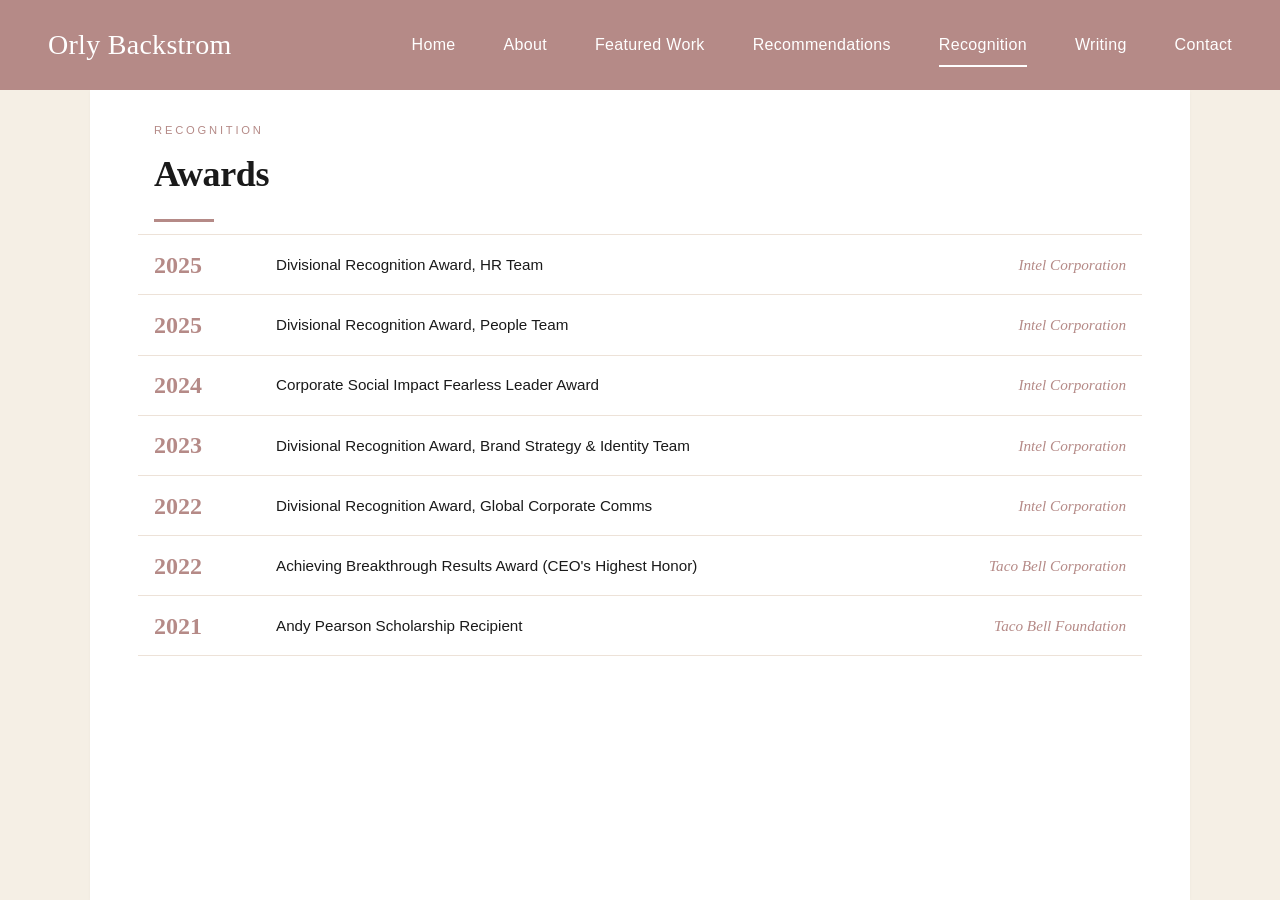
<file: recognition.html>
<!DOCTYPE html>
<html lang="en">
<head>
  <meta charset="UTF-8">
  <meta name="viewport" content="width=device-width, initial-scale=1.0">
  <link rel="icon" type="image/x-icon" href="favicon.ico">
  <link rel="icon" type="image/png" sizes="32x32" href="favicon-32.png">
  <link rel="apple-touch-icon" sizes="180x180" href="apple-touch-icon.png">
  <title>Recognition — Orly Backstrom</title>

  <!-- SEO & Social Sharing -->
  <meta name="description" content="Senior Communications & PR Leader · Strategic Storyteller · Narrative, Purpose & Impact">
  <meta property="og:title" content="Orly Backstrom's Portfolio">
  <meta property="og:description" content="Senior Communications & PR Leader · Strategic Storyteller · Narrative, Purpose & Impact">
  <meta property="og:image" content="https://orlybackstrom.com/og-preview.jpg">
  <meta property="og:url" content="https://orlybackstrom.com/recognition.html">
  <meta property="og:type" content="website">
  <meta name="twitter:card" content="summary_large_image">
  <meta name="twitter:title" content="Orly Backstrom's Portfolio">
  <meta name="twitter:description" content="Senior Communications & PR Leader · Strategic Storyteller · Narrative, Purpose & Impact">
  <meta name="twitter:image" content="https://orlybackstrom.com/og-preview.jpg">

  <link rel="stylesheet" href="styles.css">
</head>
<body>

  <!-- ============ HEADER ============ -->
  <header class="site-header">
    <div class="site-header-inner">
      <a href="index.html" class="site-logo">Orly Backstrom</a>
      <button class="nav-toggle" aria-label="Toggle menu" aria-expanded="false">
        <span class="nav-toggle-bar"></span>
        <span class="nav-toggle-bar"></span>
        <span class="nav-toggle-bar"></span>
      </button>
      <nav class="site-nav">
        <a href="index.html">Home</a>
        <a href="about.html">About</a>
        <a href="featured-work.html">Featured Work</a>
        <a href="recommendations.html">Recommendations</a>
        <a href="recognition.html" class="active">Recognition</a>
        <a href="writing.html">Writing</a>
        <a href="contact.html">Contact</a>
      </nav>
    </div>
  </header>

  <!-- ============ RECOGNITION PAGE ============ -->
  <main class="page">
    <div class="page-content wide">
      <p class="recognition-eyebrow">Recognition</p>
      <h1 class="recognition-heading">Awards</h1>

      <ul class="awards-list">
        <li class="award-item">
          <span class="award-year">2025</span>
          <span class="award-title">Divisional Recognition Award, HR Team</span>
          <span class="award-company">Intel Corporation</span>
        </li>
        <li class="award-item">
          <span class="award-year">2025</span>
          <span class="award-title">Divisional Recognition Award, People Team</span>
          <span class="award-company">Intel Corporation</span>
        </li>
        <li class="award-item">
          <span class="award-year">2024</span>
          <span class="award-title">Corporate Social Impact Fearless Leader Award</span>
          <span class="award-company">Intel Corporation</span>
        </li>
        <li class="award-item">
          <span class="award-year">2023</span>
          <span class="award-title">Divisional Recognition Award, Brand Strategy &amp; Identity Team</span>
          <span class="award-company">Intel Corporation</span>
        </li>
        <li class="award-item">
          <span class="award-year">2022</span>
          <span class="award-title">Divisional Recognition Award, Global Corporate Comms</span>
          <span class="award-company">Intel Corporation</span>
        </li>
        <li class="award-item">
          <span class="award-year">2022</span>
          <span class="award-title">Achieving Breakthrough Results Award (CEO's Highest Honor)</span>
          <span class="award-company">Taco Bell Corporation</span>
        </li>
        <li class="award-item">
          <span class="award-year">2021</span>
          <span class="award-title">Andy Pearson Scholarship Recipient</span>
          <span class="award-company">Taco Bell Foundation</span>
        </li>
      </ul>
    </div>
  </main>


  <!-- ============ MOBILE NAV TOGGLE ============ -->
  <script>
    (function() {
      const toggle = document.querySelector('.nav-toggle');
      const nav = document.querySelector('.site-nav');
      if (!toggle || !nav) return;
      toggle.addEventListener('click', () => {
        const isOpen = nav.classList.toggle('open');
        toggle.classList.toggle('open', isOpen);
        toggle.setAttribute('aria-expanded', isOpen ? 'true' : 'false');
        document.body.style.overflow = isOpen ? 'hidden' : '';
      });
      nav.querySelectorAll('a').forEach(link => {
        link.addEventListener('click', () => {
          nav.classList.remove('open');
          toggle.classList.remove('open');
          toggle.setAttribute('aria-expanded', 'false');
          document.body.style.overflow = '';
        });
      });
    })();
  </script>

</body>
</html>
</file>
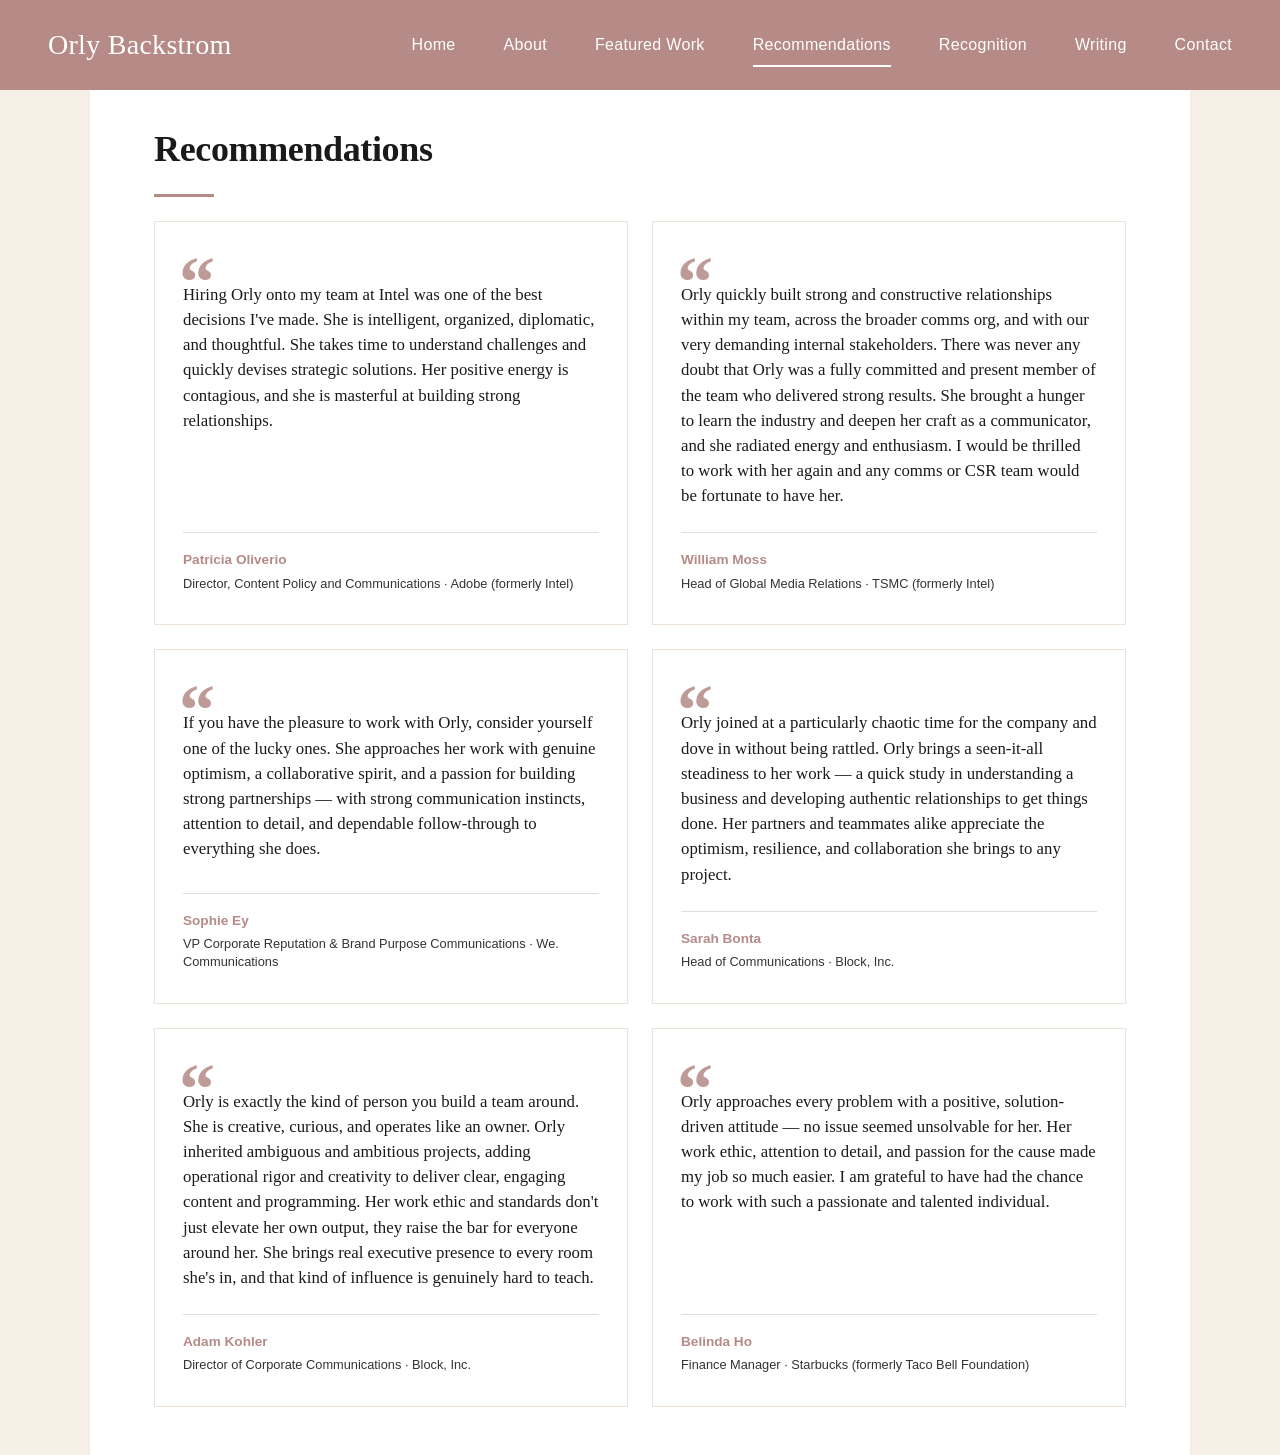
<file: recommendations.html>
<!DOCTYPE html>
<html lang="en">
<head>
  <meta charset="UTF-8">
  <meta name="viewport" content="width=device-width, initial-scale=1.0">
  <link rel="icon" type="image/x-icon" href="favicon.ico">
  <link rel="icon" type="image/png" sizes="32x32" href="favicon-32.png">
  <link rel="apple-touch-icon" sizes="180x180" href="apple-touch-icon.png">
  <title>Recommendations — Orly Backstrom</title>

  <!-- SEO & Social Sharing -->
  <meta name="description" content="Senior Communications & PR Leader · Strategic Storyteller · Narrative, Purpose & Impact">
  <meta property="og:title" content="Orly Backstrom's Portfolio">
  <meta property="og:description" content="Senior Communications & PR Leader · Strategic Storyteller · Narrative, Purpose & Impact">
  <meta property="og:image" content="https://orlybackstrom.com/og-preview.jpg">
  <meta property="og:url" content="https://orlybackstrom.com/recommendations.html">
  <meta property="og:type" content="website">
  <meta name="twitter:card" content="summary_large_image">
  <meta name="twitter:title" content="Orly Backstrom's Portfolio">
  <meta name="twitter:description" content="Senior Communications & PR Leader · Strategic Storyteller · Narrative, Purpose & Impact">
  <meta name="twitter:image" content="https://orlybackstrom.com/og-preview.jpg">

  <link rel="stylesheet" href="styles.css">
</head>
<body>

  <!-- ============ HEADER ============ -->
  <header class="site-header">
    <div class="site-header-inner">
      <a href="index.html" class="site-logo">Orly Backstrom</a>
      <button class="nav-toggle" aria-label="Toggle menu" aria-expanded="false">
        <span class="nav-toggle-bar"></span>
        <span class="nav-toggle-bar"></span>
        <span class="nav-toggle-bar"></span>
      </button>
      <nav class="site-nav">
        <a href="index.html">Home</a>
        <a href="about.html">About</a>
        <a href="featured-work.html">Featured Work</a>
        <a href="recommendations.html" class="active">Recommendations</a>
        <a href="recognition.html">Recognition</a>
        <a href="writing.html">Writing</a>
        <a href="contact.html">Contact</a>
      </nav>
    </div>
  </header>

  <!-- ============ RECOMMENDATIONS PAGE ============ -->
  <main class="page">
    <div class="page-content wide">
      <h1 class="page-title">Recommendations</h1>

      <div class="recommendations-grid">

        <!-- Card 1 -->
        <div class="recommendation-card">
          <p class="recommendation-quote">Hiring Orly onto my team at Intel was one of the best decisions I've made. She is intelligent, organized, diplomatic, and thoughtful. She takes time to understand challenges and quickly devises strategic solutions. Her positive energy is contagious, and she is masterful at building strong relationships.</p>
          <hr class="recommendation-divider">
          <p class="recommendation-name">Patricia Oliverio</p>
          <p class="recommendation-role">Director, Content Policy and Communications · Adobe (formerly Intel)</p>
        </div>

        <!-- Card 2 -->
        <div class="recommendation-card">
          <p class="recommendation-quote">Orly quickly built strong and constructive relationships within my team, across the broader comms org, and with our very demanding internal stakeholders. There was never any doubt that Orly was a fully committed and present member of the team who delivered strong results. She brought a hunger to learn the industry and deepen her craft as a communicator, and she radiated energy and enthusiasm. I would be thrilled to work with her again and any comms or CSR team would be fortunate to have her.</p>
          <hr class="recommendation-divider">
          <p class="recommendation-name">William Moss</p>
          <p class="recommendation-role">Head of Global Media Relations · TSMC (formerly Intel)</p>
        </div>

        <!-- Card 3 -->
        <div class="recommendation-card">
          <p class="recommendation-quote">If you have the pleasure to work with Orly, consider yourself one of the lucky ones. She approaches her work with genuine optimism, a collaborative spirit, and a passion for building strong partnerships — with strong communication instincts, attention to detail, and dependable follow-through to everything she does.</p>
          <hr class="recommendation-divider">
          <p class="recommendation-name">Sophie Ey</p>
          <p class="recommendation-role">VP Corporate Reputation &amp; Brand Purpose Communications · We. Communications</p>
        </div>

        <!-- Card 4 -->
        <div class="recommendation-card">
          <p class="recommendation-quote">Orly joined at a particularly chaotic time for the company and dove in without being rattled. Orly brings a seen-it-all steadiness to her work — a quick study in understanding a business and developing authentic relationships to get things done. Her partners and teammates alike appreciate the optimism, resilience, and collaboration she brings to any project.</p>
          <hr class="recommendation-divider">
          <p class="recommendation-name">Sarah Bonta</p>
          <p class="recommendation-role">Head of Communications · Block, Inc.</p>
        </div>

        <!-- Card 5 -->
        <div class="recommendation-card">
          <p class="recommendation-quote">Orly is exactly the kind of person you build a team around. She is creative, curious, and operates like an owner. Orly inherited ambiguous and ambitious projects, adding operational rigor and creativity to deliver clear, engaging content and programming. Her work ethic and standards don't just elevate her own output, they raise the bar for everyone around her. She brings real executive presence to every room she's in, and that kind of influence is genuinely hard to teach.</p>
          <hr class="recommendation-divider">
          <p class="recommendation-name">Adam Kohler</p>
          <p class="recommendation-role">Director of Corporate Communications · Block, Inc.</p>
        </div>

        <!-- Card 6 -->
        <div class="recommendation-card">
          <p class="recommendation-quote">Orly approaches every problem with a positive, solution-driven attitude — no issue seemed unsolvable for her. Her work ethic, attention to detail, and passion for the cause made my job so much easier. I am grateful to have had the chance to work with such a passionate and talented individual.</p>
          <hr class="recommendation-divider">
          <p class="recommendation-name">Belinda Ho</p>
          <p class="recommendation-role">Finance Manager · Starbucks (formerly Taco Bell Foundation)</p>
        </div>

      </div>
    </div>
  </main>


  <!-- ============ MOBILE NAV TOGGLE ============ -->
  <script>
    (function() {
      const toggle = document.querySelector('.nav-toggle');
      const nav = document.querySelector('.site-nav');
      if (!toggle || !nav) return;
      toggle.addEventListener('click', () => {
        const isOpen = nav.classList.toggle('open');
        toggle.classList.toggle('open', isOpen);
        toggle.setAttribute('aria-expanded', isOpen ? 'true' : 'false');
        document.body.style.overflow = isOpen ? 'hidden' : '';
      });
      nav.querySelectorAll('a').forEach(link => {
        link.addEventListener('click', () => {
          nav.classList.remove('open');
          toggle.classList.remove('open');
          toggle.setAttribute('aria-expanded', 'false');
          document.body.style.overflow = '';
        });
      });
    })();
  </script>

</body>
</html>
</file>
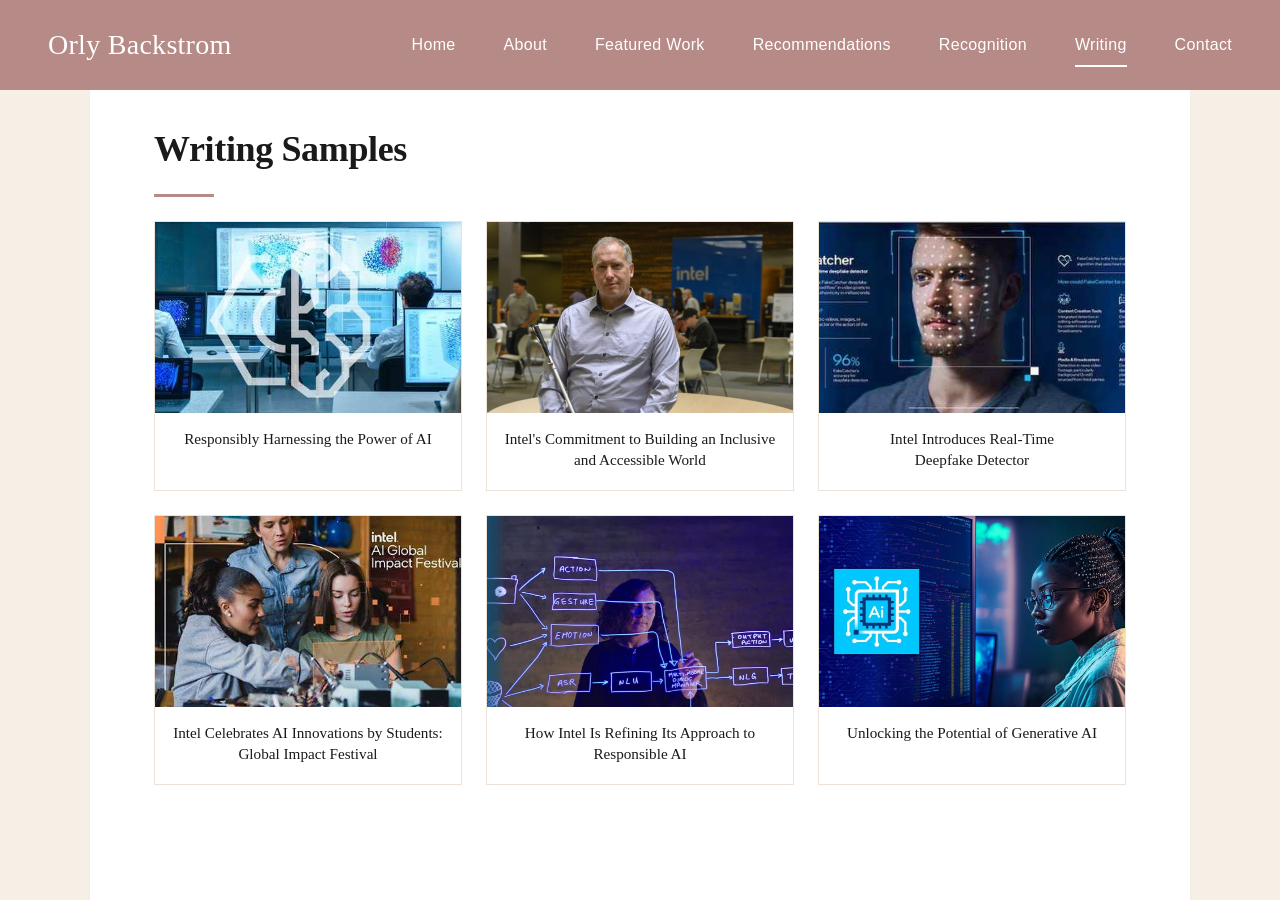
<file: writing.html>
<!DOCTYPE html>
<html lang="en">
<head>
  <meta charset="UTF-8">
  <meta name="viewport" content="width=device-width, initial-scale=1.0">
  <link rel="icon" type="image/x-icon" href="favicon.ico">
  <link rel="icon" type="image/png" sizes="32x32" href="favicon-32.png">
  <link rel="apple-touch-icon" sizes="180x180" href="apple-touch-icon.png">
  <title>Writing — Orly Backstrom</title>

  <!-- SEO & Social Sharing -->
  <meta name="description" content="Senior Communications & PR Leader · Strategic Storyteller · Narrative, Purpose & Impact">
  <meta property="og:title" content="Orly Backstrom's Portfolio">
  <meta property="og:description" content="Senior Communications & PR Leader · Strategic Storyteller · Narrative, Purpose & Impact">
  <meta property="og:image" content="https://orlybackstrom.com/og-preview.jpg">
  <meta property="og:url" content="https://orlybackstrom.com/writing.html">
  <meta property="og:type" content="website">
  <meta name="twitter:card" content="summary_large_image">
  <meta name="twitter:title" content="Orly Backstrom's Portfolio">
  <meta name="twitter:description" content="Senior Communications & PR Leader · Strategic Storyteller · Narrative, Purpose & Impact">
  <meta name="twitter:image" content="https://orlybackstrom.com/og-preview.jpg">

  <link rel="stylesheet" href="styles.css">
</head>
<body>

  <!-- ============ HEADER ============ -->
  <header class="site-header">
    <div class="site-header-inner">
      <a href="index.html" class="site-logo">Orly Backstrom</a>
      <button class="nav-toggle" aria-label="Toggle menu" aria-expanded="false">
        <span class="nav-toggle-bar"></span>
        <span class="nav-toggle-bar"></span>
        <span class="nav-toggle-bar"></span>
      </button>
      <nav class="site-nav">
        <a href="index.html">Home</a>
        <a href="about.html">About</a>
        <a href="featured-work.html">Featured Work</a>
        <a href="recommendations.html">Recommendations</a>
        <a href="recognition.html">Recognition</a>
        <a href="writing.html" class="active">Writing</a>
        <a href="contact.html">Contact</a>
      </nav>
    </div>
  </header>

  <!-- ============ WRITING PAGE ============ -->
  <main class="page">
    <div class="page-content wide">
      <h1 class="page-title">Writing Samples</h1>

      <div class="writing-grid">

        <!-- Card 1 -->
        <a href="https://newsroom.intel.com/opinion/responsibly-harnessing-the-power-of-ai" class="writing-card" target="_blank" rel="noopener">
          <img src="writing-1.jpg" alt="Responsibly Harnessing the Power of AI" class="writing-card-image">
          <h2 class="writing-card-title">Responsibly Harnessing the Power of&nbsp;AI</h2>
        </a>

        <!-- Card 2 -->
        <a href="https://newsroom.intel.com/corporate/intels-commitment-to-building-an-inclusive-and-accessible-world" class="writing-card" target="_blank" rel="noopener">
          <img src="writing-2.jpg" alt="Intel's Commitment to Building an Inclusive and Accessible World" class="writing-card-image">
          <h2 class="writing-card-title">Intel's Commitment to Building an Inclusive and Accessible&nbsp;World</h2>
        </a>

        <!-- Card 3 -->
        <a href="https://newsroom.intel.com/artificial-intelligence/intel-introduces-real-time-deepfake-detector" class="writing-card" target="_blank" rel="noopener">
          <img src="writing-3.jpg" alt="Intel Introduces Real-Time Deepfake Detector" class="writing-card-image">
          <h2 class="writing-card-title">Intel Introduces Real-Time Deepfake&nbsp;Detector</h2>
        </a>

        <!-- Card 4 -->
        <a href="https://newsroom.intel.com/artificial-intelligence/intel-celebrates-ai-innovations-by-students-with-global-impact-festival" class="writing-card" target="_blank" rel="noopener">
          <img src="writing-4.jpg" alt="Intel Celebrates AI Innovations by Students: Global Impact Festival" class="writing-card-image">
          <h2 class="writing-card-title">Intel Celebrates AI Innovations by Students: Global Impact&nbsp;Festival</h2>
        </a>

        <!-- Card 5 -->
        <a href="https://newsroom.intel.com/opinion/how-intel-is-refining-its-approach-to-responsible-ai" class="writing-card" target="_blank" rel="noopener">
          <img src="writing-5.jpg" alt="How Intel Is Refining Its Approach to Responsible AI" class="writing-card-image">
          <h2 class="writing-card-title">How Intel Is Refining Its Approach to Responsible&nbsp;AI</h2>
        </a>

        <!-- Card 6 -->
        <a href="https://newsroom.intel.com/opinion/unlocking-potential-generative-ai" class="writing-card" target="_blank" rel="noopener">
          <img src="writing-6.jpg" alt="Unlocking the Potential of Generative AI" class="writing-card-image">
          <h2 class="writing-card-title">Unlocking the Potential of Generative&nbsp;AI</h2>
        </a>

      </div>
    </div>
  </main>


  <!-- ============ MOBILE NAV TOGGLE ============ -->
  <script>
    (function() {
      const toggle = document.querySelector('.nav-toggle');
      const nav = document.querySelector('.site-nav');
      if (!toggle || !nav) return;
      toggle.addEventListener('click', () => {
        const isOpen = nav.classList.toggle('open');
        toggle.classList.toggle('open', isOpen);
        toggle.setAttribute('aria-expanded', isOpen ? 'true' : 'false');
        document.body.style.overflow = isOpen ? 'hidden' : '';
      });
      nav.querySelectorAll('a').forEach(link => {
        link.addEventListener('click', () => {
          nav.classList.remove('open');
          toggle.classList.remove('open');
          toggle.setAttribute('aria-expanded', 'false');
          document.body.style.overflow = '';
        });
      });
    })();
  </script>

</body>
</html>
</file>
<file: styles.css>
/* ============================================
   Orly Backstrom Portfolio — Shared Stylesheet
   Edit this file to update styles site-wide
   ============================================ */

/* ---------- Design Tokens ---------- */
:root {
  --color-rose: #b58a87;          /* Header background, accents */
  --color-rose-light: #c9a3a0;    /* Lighter accent */
  --color-cream: #f5efe5;         /* Page background - warm cream */
  --color-cream-light: #ffffff;   /* Content box - white for contrast */
  --color-ink: #1a1a1a;           /* Body text */
  --color-ink-soft: #333333;      /* Secondary text */
  --color-muted: #b58a87;         /* Inactive tabs use rose */

  --font-display: 'Cormorant Garamond', Georgia, serif;
  --font-body: 'DM Sans', -apple-system, BlinkMacSystemFont, sans-serif;

  --max-width: 1100px;
  --header-height: 90px;
}

/* ---------- Fonts ---------- */
@import url('https://fonts.googleapis.com/css2?family=Cormorant+Garamond:ital,wght@0,400;0,500;0,600;0,700;1,400;1,500&family=DM+Sans:wght@300;400;500;600;700&display=swap');

/* ---------- Reset ---------- */
* {
  margin: 0;
  padding: 0;
  box-sizing: border-box;
}

html {
  scroll-behavior: smooth;
}

body {
  font-family: var(--font-body);
  font-weight: 400;
  color: var(--color-ink);
  background: var(--color-cream);
  line-height: 1.55;
  font-size: 15px;
  -webkit-font-smoothing: antialiased;
  -moz-osx-font-smoothing: grayscale;
}

a {
  color: inherit;
  text-decoration: none;
}

img {
  max-width: 100%;
  height: auto;
  display: block;
}

/* ---------- Header / Navigation ---------- */
.site-header {
  background: var(--color-rose);
  position: sticky;
  top: 0;
  z-index: 100;
  height: var(--header-height);
  display: flex;
  align-items: center;
  padding: 0 3rem;
}

.site-header-inner {
  width: 100%;
  max-width: 1400px;
  margin: 0 auto;
  display: flex;
  align-items: center;
  justify-content: space-between;
}

.site-logo {
  font-family: var(--font-display);
  font-size: 1.75rem;
  font-weight: 400;
  color: #ffffff;
  letter-spacing: 0.01em;
}

/* Hamburger button - hidden on desktop */
.nav-toggle {
  display: none;
  background: none;
  border: none;
  width: 44px;
  height: 44px;
  padding: 0;
  cursor: pointer;
  align-items: center;
  justify-content: center;
  position: relative;
  z-index: 110;
}

.nav-toggle-bar {
  display: block;
  width: 26px;
  height: 2px;
  background: #ffffff;
  position: absolute;
  left: 9px;
  transition: transform 0.3s ease, opacity 0.2s ease, top 0.3s ease;
}

.nav-toggle-bar:nth-child(1) { top: 14px; }
.nav-toggle-bar:nth-child(2) { top: 21px; }
.nav-toggle-bar:nth-child(3) { top: 28px; }

.nav-toggle.open .nav-toggle-bar:nth-child(1) {
  top: 21px;
  transform: rotate(45deg);
}

.nav-toggle.open .nav-toggle-bar:nth-child(2) {
  opacity: 0;
}

.nav-toggle.open .nav-toggle-bar:nth-child(3) {
  top: 21px;
  transform: rotate(-45deg);
}

.site-nav {
  display: flex;
  gap: 3rem;
}

.site-nav a {
  color: #ffffff;
  font-size: 1rem;
  font-weight: 400;
  letter-spacing: 0.02em;
  padding: 0.5rem 0;
  position: relative;
  transition: opacity 0.2s ease;
}

.site-nav a::before {
  content: '';
  position: absolute;
  left: 50%;
  bottom: -2px;
  width: 0;
  height: 1.5px;
  background: #ffffff;
  transition: width 0.25s ease, left 0.25s ease;
}

.site-nav a:hover::before {
  width: 100%;
  left: 0;
}

.site-nav a.active {
  font-weight: 500;
}

.site-nav a.active::after {
  content: '';
  position: absolute;
  left: 0;
  right: 0;
  bottom: -2px;
  height: 2px;
  background: #ffffff;
}

/* ---------- Page Layout ---------- */
.page {
  max-width: 1200px;
  margin: 0 auto;
  padding: 0;
  display: flex;
  justify-content: center;
}

.page-content {
  background: #ffffff;
  width: 100%;
  max-width: 820px;
  padding: 2rem 4rem 3rem;
  min-height: calc(100vh - var(--header-height));
  box-shadow: 0 1px 3px rgba(0, 0, 0, 0.03);
}

.page-content.wide {
  max-width: 1100px;
}

.page-title {
  font-family: var(--font-display);
  font-size: 2.25rem;
  font-weight: 700;
  color: var(--color-ink);
  margin-bottom: 0.75rem;
  letter-spacing: -0.01em;
}

.page-title::after {
  content: '';
  display: block;
  width: 60px;
  height: 3px;
  background: var(--color-rose);
  margin-top: 1rem;
  margin-bottom: 1.5rem;
}

/* ---------- Home / Hero ---------- */
.hero {
  max-width: 1100px;
  margin: 3rem auto;
  padding: 5rem 4rem;
  display: grid;
  grid-template-columns: 1fr auto;
  gap: 4rem;
  align-items: center;
  background: #ffffff;
  border-top: 4px solid var(--color-rose);
}

.hero-eyebrow {
  font-size: 0.85rem;
  font-weight: 500;
  letter-spacing: 0.25em;
  color: var(--color-rose);
  text-transform: uppercase;
  margin-bottom: 2rem;
}

.hero-name {
  font-family: var(--font-display);
  font-size: 5.5rem;
  font-weight: 700;
  line-height: 1;
  color: var(--color-ink);
  letter-spacing: -0.02em;
  margin-bottom: 1.5rem;
}

.hero-tagline {
  font-size: 1.1rem;
  color: var(--color-ink-soft);
  margin-bottom: 3rem;
  white-space: nowrap;
}

.hero-tagline .divider {
  color: var(--color-rose);
  margin: 0 0.75rem;
}

.hero-quote {
  border-left: 2px solid var(--color-rose);
  padding-left: 1.5rem;
  margin-bottom: 3rem;
  max-width: 500px;
}

.hero-quote p {
  font-family: var(--font-display);
  font-style: italic;
  font-size: 1.35rem;
  line-height: 1.5;
  color: var(--color-ink);
}

.hero-meta {
  display: flex;
  align-items: center;
  gap: 1.5rem;
  font-size: 0.95rem;
  color: var(--color-ink-soft);
}

.hero-meta .divider {
  color: var(--color-rose);
}

.hero-meta a {
  color: var(--color-rose);
  text-decoration: underline;
  text-underline-offset: 3px;
  transition: color 0.2s ease;
}

.hero-meta a:hover {
  color: #8e6360;
}

.hero-previously {
  margin-top: 2rem;
  padding-top: 1.5rem;
  border-top: 1px solid #e5dcd5;
  font-size: 0.85rem;
  color: var(--color-ink-soft);
  letter-spacing: 0.02em;
}

.hero-previously-label {
  font-size: 0.7rem;
  font-weight: 500;
  letter-spacing: 0.2em;
  text-transform: uppercase;
  color: var(--color-rose);
  margin-right: 0.85rem;
}

.hero-previously .divider {
  color: var(--color-rose);
  margin: 0 0.5rem;
}

.hero-portrait {
  width: 280px;
  height: 280px;
  border-radius: 50%;
  overflow: hidden;
  flex-shrink: 0;
}

.hero-portrait img {
  width: 100%;
  height: 100%;
  object-fit: cover;
  object-position: center 30%;
  display: block;
}

/* ---------- About Page ---------- */
.about-intro {
  max-width: 580px;
}

.about-intro p {
  font-size: 0.9rem;
  line-height: 1.6;
  margin-bottom: 0.9rem;
  color: var(--color-ink);
}

.about-intro p:last-child {
  margin-bottom: 0;
}

/* ---------- Tabs ---------- */
.tabs {
  max-width: 580px;
  margin: 1.75rem 0 0;
}

.tab-buttons {
  display: flex;
  gap: 3rem;
  border-bottom: 1px solid #e5dcd5;
  margin-bottom: 1.5rem;
}

.tab-button {
  background: none;
  border: none;
  font-family: var(--font-body);
  font-size: 0.9rem;
  font-weight: 400;
  color: var(--color-muted);
  padding: 0.6rem 0;
  cursor: pointer;
  position: relative;
  letter-spacing: 0.01em;
  transition: color 0.2s ease;
}

.tab-button:hover {
  color: var(--color-ink);
}

.tab-button.active {
  color: var(--color-ink);
  font-weight: 500;
}

.tab-button.active::after {
  content: '';
  position: absolute;
  left: 0;
  right: 0;
  bottom: -1px;
  height: 2px;
  background: var(--color-rose);
}

.tab-panel {
  display: none;
}

.tab-panel.active {
  display: block;
  animation: fadeIn 0.3s ease;
}

@keyframes fadeIn {
  from { opacity: 0; transform: translateY(4px); }
  to { opacity: 1; transform: translateY(0); }
}

.tab-panel p {
  font-size: 0.9rem;
  line-height: 1.6;
  color: var(--color-ink);
}

/* "What Sets Me Apart" — bordered sections */
.apart-section {
  border-left: 2px solid var(--color-rose-light);
  padding: 0.4rem 0 0.4rem 1.5rem;
  margin-bottom: 1rem;
}

.apart-section:last-child {
  margin-bottom: 0;
}

.apart-section h3 {
  font-family: var(--font-body);
  font-size: 0.8rem;
  font-weight: 600;
  letter-spacing: 0.15em;
  text-transform: uppercase;
  color: var(--color-ink);
  margin-bottom: 0.4rem;
}

.apart-section p {
  font-size: 0.9rem;
  line-height: 1.6;
  color: var(--color-ink);
}

/* Experience — Timeline */
.timeline-section-label {
  font-size: 0.7rem;
  font-weight: 500;
  letter-spacing: 0.25em;
  text-transform: uppercase;
  color: var(--color-rose);
  margin-bottom: 1rem;
  margin-top: 0;
}

.timeline-section-label:not(:first-child) {
  margin-top: 1.5rem;
}

.timeline {
  position: relative;
  padding-left: 0;
}

.timeline-item {
  display: grid;
  grid-template-columns: 100px 20px 1fr;
  gap: 1.25rem;
  padding-bottom: 1.1rem;
  position: relative;
}

.timeline-item:last-child {
  padding-bottom: 0;
}

.timeline-date {
  font-size: 0.8rem;
  color: var(--color-rose);
  padding-top: 0.15rem;
  letter-spacing: 0.02em;
}

.timeline-marker {
  position: relative;
  display: flex;
  justify-content: center;
  padding-top: 0.35rem;
}

.timeline-marker::before {
  content: '';
  width: 8px;
  height: 8px;
  border-radius: 50%;
  background: var(--color-rose-light);
  z-index: 1;
}

.timeline-marker::after {
  content: '';
  position: absolute;
  top: 0.95rem;
  bottom: -1.1rem;
  width: 1px;
  background: #e5dcd5;
}

.timeline-item:last-child .timeline-marker::after {
  display: none;
}

.timeline-content h4 {
  font-family: var(--font-display);
  font-size: 1rem;
  font-weight: 400;
  color: var(--color-ink);
  margin-bottom: 0.1rem;
  letter-spacing: 0.01em;
  line-height: 1.3;
}

.timeline-content p {
  font-size: 0.8rem;
  color: var(--color-ink-soft);
  margin-bottom: 0.1rem;
  line-height: 1.4;
}

.timeline-content .detail {
  color: var(--color-rose);
  font-size: 0.75rem;
}

/* ---------- Recommendations Page ---------- */
.recommendations-grid {
  display: grid;
  grid-template-columns: repeat(2, 1fr);
  gap: 1.5rem;
  max-width: 100%;
}

.recommendation-card {
  background: #ffffff;
  border: 1px solid #ede2d8;
  padding: 2rem 1.75rem;
  display: flex;
  flex-direction: column;
  transition: border-color 0.25s ease, transform 0.25s ease;
}

.recommendation-card:hover {
  border-color: var(--color-rose);
  transform: translateY(-2px);
}

.recommendation-quote {
  font-family: var(--font-display);
  font-size: 1.05rem;
  line-height: 1.5;
  color: var(--color-ink);
  margin-bottom: 1.5rem;
  flex-grow: 1;
  position: relative;
  padding-top: 1.75rem;
}

.recommendation-quote::before {
  content: '\201C';
  position: absolute;
  top: -0.5rem;
  left: -0.25rem;
  color: var(--color-rose);
  font-family: var(--font-display);
  font-size: 4.5rem;
  font-weight: 700;
  line-height: 1;
  opacity: 0.85;
}

.recommendation-divider {
  border: none;
  border-top: 1px solid #e5dcd5;
  margin: 0 0 1rem;
}

.recommendation-name {
  font-family: var(--font-body);
  font-size: 0.85rem;
  font-weight: 600;
  color: var(--color-rose);
  margin-bottom: 0.25rem;
}

.recommendation-role {
  font-family: var(--font-body);
  font-size: 0.8rem;
  color: var(--color-ink-soft);
  line-height: 1.4;
}

/* ---------- Recognition Page ---------- */
.recognition-eyebrow {
  font-size: 0.7rem;
  font-weight: 500;
  letter-spacing: 0.25em;
  text-transform: uppercase;
  color: var(--color-rose);
  margin-bottom: 0.5rem;
}

.recognition-heading {
  font-family: var(--font-display);
  font-size: 2.25rem;
  font-weight: 700;
  color: var(--color-ink);
  margin-bottom: 0.75rem;
  letter-spacing: -0.01em;
}

.recognition-heading::after {
  content: '';
  display: block;
  width: 60px;
  height: 3px;
  background: var(--color-rose);
  margin-top: 1rem;
}

.recognition-intro {
  font-size: 0.95rem;
  line-height: 1.55;
  color: var(--color-ink-soft);
  margin-bottom: 2.5rem;
  max-width: 560px;
}

.awards-list {
  list-style: none;
  padding: 0;
  margin: 0;
}

.award-item {
  display: grid;
  grid-template-columns: 90px 1fr auto;
  gap: 2rem;
  align-items: center;
  padding: 1.1rem 1rem;
  margin: 0 -1rem;
  border-bottom: 1px solid #ede2d8;
  transition: background-color 0.2s ease;
}

.award-item:first-child {
  border-top: 1px solid #ede2d8;
}

.award-item:hover {
  background-color: rgba(181, 138, 135, 0.06);
}

.award-year {
  font-family: var(--font-display);
  font-size: 1.5rem;
  font-weight: 700;
  color: var(--color-rose);
  letter-spacing: 0;
  line-height: 1;
}

.award-title {
  font-size: 0.95rem;
  font-weight: 500;
  color: var(--color-ink);
}

.award-company {
  font-family: var(--font-display);
  font-style: italic;
  font-size: 0.95rem;
  color: var(--color-rose);
  text-align: right;
}

/* ---------- Contact Page ---------- */
.contact-page {
  display: flex;
  align-items: center;
  justify-content: center;
  min-height: calc(100vh - var(--header-height));
  padding: 3rem 2rem;
}

.contact-content {
  background: #ffffff;
  text-align: center;
  max-width: 900px;
  width: 100%;
  padding: 5rem 3rem;
  border-top: 4px solid var(--color-rose);
}

.contact-heading {
  font-family: var(--font-display);
  font-size: 4rem;
  font-weight: 700;
  color: var(--color-ink);
  margin-bottom: 1rem;
  letter-spacing: -0.01em;
  line-height: 1;
}

.contact-heading::after {
  content: '';
  display: block;
  width: 60px;
  height: 3px;
  background: var(--color-rose);
  margin: 1.5rem auto 2.5rem;
}

.contact-links {
  display: flex;
  gap: 3rem;
  justify-content: center;
  flex-wrap: wrap;
}

.contact-link {
  color: var(--color-rose);
  font-size: 1.05rem;
  font-weight: 500;
  text-decoration: none;
  padding-bottom: 0.5rem;
  border-bottom: 1px solid var(--color-rose);
  transition: color 0.2s ease, border-color 0.2s ease, transform 0.2s ease;
  display: inline-block;
}

.contact-link:hover {
  color: #8e6360;
  border-bottom-color: #8e6360;
  transform: translateY(-1px);
}

/* ---------- Writing Page ---------- */
.writing-grid {
  display: grid;
  grid-template-columns: repeat(3, 1fr);
  gap: 1.5rem;
}

.writing-card {
  background: #ffffff;
  border: 1px solid #ede2d8;
  display: flex;
  flex-direction: column;
  text-decoration: none;
  color: inherit;
  transition: transform 0.2s ease, box-shadow 0.2s ease;
  overflow: hidden;
}

.writing-card:hover {
  transform: translateY(-2px);
  box-shadow: 0 4px 12px rgba(0, 0, 0, 0.06);
}

.writing-card-image {
  width: 100%;
  aspect-ratio: 16 / 10;
  object-fit: cover;
  display: block;
  background: #f0e8de;
}

.writing-card-title {
  font-family: var(--font-display);
  font-size: 0.95rem;
  font-weight: 500;
  line-height: 1.35;
  color: var(--color-ink);
  padding: 1rem 1rem 1.25rem;
  margin: 0;
  text-align: center;
  text-wrap: pretty;
  hyphens: auto;
}

/* ---------- Featured Work Pages ---------- */
.featured-work-page {
  max-width: 980px;
  margin: 0 auto;
  padding: 1.75rem 2rem 3rem;
}

.fw-eyebrow {
  font-size: 0.7rem;
  font-weight: 500;
  letter-spacing: 0.25em;
  text-transform: uppercase;
  color: var(--color-rose);
  margin-bottom: 1rem;
}

/* Tab pills (navigation between projects) */
.fw-tabs {
  background: var(--color-cream-light);
  padding: 1rem;
  display: flex;
  gap: 0.6rem;
  flex-wrap: wrap;
  margin-bottom: 2rem;
}

.fw-tab {
  flex: 1;
  min-width: 180px;
  padding: 0.7rem 1.25rem;
  text-align: center;
  font-size: 0.85rem;
  font-weight: 500;
  letter-spacing: 0.01em;
  color: var(--color-rose);
  background: #ffffff;
  border: 1.5px solid var(--color-rose);
  border-radius: 4px;
  text-decoration: none;
  transition: background 0.2s ease, color 0.2s ease;
  white-space: nowrap;
}

.fw-tab:hover {
  background: rgba(181, 138, 135, 0.08);
}

.fw-tab.active {
  background: var(--color-rose);
  color: #ffffff;
  border-color: var(--color-rose);
}

/* Project header block */
.fw-header {
  background: var(--color-cream-light);
  padding: 1.75rem 2.25rem;
  display: grid;
  grid-template-columns: 1fr auto;
  gap: 1.5rem;
  align-items: start;
}

.fw-header-title-block .fw-eyebrow {
  margin-bottom: 0.75rem;
}

.fw-header h1 {
  font-family: var(--font-display);
  font-size: 1.75rem;
  font-weight: 700;
  color: var(--color-ink);
  line-height: 1.15;
  margin: 0 0 0.75rem;
  letter-spacing: -0.01em;
  max-width: 600px;
}

.fw-header h1::after {
  content: '';
  display: block;
  width: 50px;
  height: 3px;
  background: var(--color-rose);
  margin: 1rem 0 0;
}

.fw-header-subtitle {
  font-family: var(--font-display);
  font-style: italic;
  font-size: 0.9rem;
  color: var(--color-ink-soft);
  line-height: 1.45;
  max-width: 540px;
}

.fw-badges {
  display: flex;
  flex-direction: column;
  gap: 0.4rem;
  align-items: flex-end;
}

.fw-badge {
  background: rgba(181, 138, 135, 0.12);
  color: var(--color-ink);
  padding: 0.5rem 0.9rem;
  border-radius: 4px;
  font-size: 0.78rem;
  font-weight: 500;
  white-space: nowrap;
}

.fw-badge.solid {
  background: rgba(181, 138, 135, 0.2);
}

/* Three-column body (Opportunity / Approach / Impact) */
.fw-body {
  background: var(--color-cream-light);
  padding: 1.75rem 2.25rem 2.25rem;
  border-top: 1px solid #ede2d8;
  display: grid;
  grid-template-columns: repeat(3, 1fr);
  gap: 2.25rem;
}

.fw-section h3 {
  font-family: var(--font-body);
  font-size: 0.7rem;
  font-weight: 600;
  letter-spacing: 0.25em;
  text-transform: uppercase;
  color: var(--color-rose);
  margin-bottom: 0.75rem;
}

.fw-section p {
  font-size: 0.85rem;
  line-height: 1.6;
  color: var(--color-ink);
  margin-bottom: 1rem;
}

.fw-section p:last-child {
  margin-bottom: 0;
}

/* Impact stats */
.fw-stat {
  display: grid;
  grid-template-columns: auto 1fr;
  gap: 0.85rem;
  align-items: start;
  margin-top: 0.9rem;
}

.fw-stat-number {
  font-family: var(--font-display);
  font-size: 1.5rem;
  font-weight: 600;
  color: var(--color-ink);
  line-height: 1;
}

.fw-stat-label {
  font-size: 0.8rem;
  line-height: 1.4;
  color: var(--color-ink-soft);
  padding-top: 0.25rem;
}

/* Earned Coverage grid */
.fw-coverage {
  margin-top: 1.75rem;
}

.fw-section-label {
  font-size: 0.7rem;
  font-weight: 500;
  letter-spacing: 0.25em;
  text-transform: uppercase;
  color: var(--color-rose);
  margin-bottom: 1rem;
  display: flex;
  align-items: center;
  gap: 0.85rem;
}

.fw-section-label::before {
  content: '';
  width: 32px;
  height: 1.5px;
  background: var(--color-rose);
  display: inline-block;
}

.fw-coverage-grid {
  display: grid;
  grid-template-columns: repeat(4, 1fr);
  gap: 0.85rem;
  align-items: stretch;
}

.fw-coverage-card {
  background: #ffffff;
  padding: 0;
  display: flex;
  flex-direction: column;
  text-decoration: none;
  color: inherit;
  transition: transform 0.2s ease, box-shadow 0.2s ease;
  height: 100%;
}

.fw-coverage-card:hover {
  transform: translateY(-2px);
  box-shadow: 0 4px 12px rgba(0, 0, 0, 0.06);
}

.fw-coverage-thumb {
  width: 100%;
  aspect-ratio: 4 / 3;
  object-fit: cover;
  display: block;
  background: #f0e8de;
  flex-shrink: 0;
}

.fw-coverage-text {
  padding: 0.85rem 0.85rem 1rem;
  flex-grow: 1;
}

.fw-coverage-outlet {
  display: inline-block;
  font-family: var(--font-body);
  font-size: 0.7rem;
  font-weight: 600;
  letter-spacing: 0.04em;
  text-transform: none;
  color: var(--color-rose);
  background: rgba(181, 138, 135, 0.12);
  padding: 0.3rem 0.6rem;
  border-radius: 3px;
  margin-bottom: 0.6rem;
  line-height: 1.2;
}

.fw-coverage-title {
  font-family: var(--font-body);
  font-size: 0.78rem;
  font-weight: 500;
  line-height: 1.4;
  color: var(--color-ink);
  margin: 0;
  text-wrap: pretty;
  hyphens: auto;
}

/* Notable mention callout */
.fw-notable {
  margin-top: 1.25rem;
  border-left: 3px solid var(--color-rose);
  background: rgba(255, 255, 255, 0.6);
  padding: 0.85rem 1.1rem;
}

/* Featured single article (one prominent press hit) */
.fw-featured-coverage {
  margin-top: 1.75rem;
}

.fw-featured-article {
  background: #ffffff;
  border: 1px solid #ede2d8;
  max-width: 520px;
  margin: 0 auto;
  text-decoration: none;
  color: inherit;
  display: block;
  transition: transform 0.2s ease, box-shadow 0.2s ease;
}

.fw-featured-article:hover {
  transform: translateY(-2px);
  box-shadow: 0 4px 12px rgba(0, 0, 0, 0.06);
}

.fw-featured-article img {
  width: 100%;
  display: block;
}

.fw-featured-article-body {
  padding: 1.25rem 1.5rem 1.5rem;
  text-align: center;
  border-top: 1px solid var(--color-rose);
}

.fw-featured-quote {
  font-family: var(--font-display);
  font-style: italic;
  font-size: 1rem;
  line-height: 1.5;
  color: var(--color-ink);
  margin: 0 0 0.85rem;
}

.fw-featured-cta {
  font-size: 0.82rem;
  font-weight: 600;
  color: var(--color-rose);
  letter-spacing: 0.02em;
}

/* Owned Content & Channels section */
.fw-owned {
  margin-top: 1.75rem;
}

.fw-owned-grid {
  display: grid;
  grid-template-columns: repeat(2, 1fr);
  gap: 1rem;
  align-items: stretch;
}

.fw-owned-card {
  background: #ffffff;
  border: 1px solid #ede2d8;
  display: flex;
  flex-direction: column;
  text-decoration: none;
  color: inherit;
  transition: transform 0.2s ease, box-shadow 0.2s ease;
  height: 100%;
}

.fw-owned-card:hover {
  transform: translateY(-2px);
  box-shadow: 0 4px 12px rgba(0, 0, 0, 0.06);
}

.fw-owned-thumb {
  width: 100%;
  aspect-ratio: 16 / 9;
  object-fit: cover;
  display: block;
  background: var(--color-cream-light);
  flex-shrink: 0;
}

.fw-owned-text {
  padding: 0.85rem 1.1rem 1rem;
  flex-grow: 1;
}

.fw-owned-outlet {
  font-size: 0.65rem;
  font-weight: 600;
  letter-spacing: 0.15em;
  text-transform: uppercase;
  color: var(--color-rose);
  margin-bottom: 0.3rem;
}

.fw-owned-title {
  font-family: var(--font-body);
  font-size: 0.88rem;
  font-weight: 500;
  line-height: 1.35;
  color: var(--color-ink);
  margin: 0;
  text-wrap: pretty;
}

/* Pill tag lists (e.g. Paid Brand Partnerships, National Media Coverage) */
.fw-tag-columns {
  display: grid;
  grid-template-columns: repeat(2, 1fr);
  gap: 1rem;
  margin-top: 1.75rem;
}

.fw-tag-box {
  background: var(--color-cream-light);
  padding: 1.1rem 1.25rem 1.25rem;
}

.fw-tag-box-label {
  font-size: 0.7rem;
  font-weight: 600;
  letter-spacing: 0.2em;
  text-transform: uppercase;
  color: var(--color-rose);
  margin-bottom: 0.85rem;
}

.fw-tag-list {
  display: flex;
  flex-wrap: wrap;
  gap: 0.45rem;
}

.fw-tag {
  display: inline-block;
  padding: 0.4rem 0.8rem;
  background: #ffffff;
  border: 1px solid #ede2d8;
  border-radius: 4px;
  font-size: 0.78rem;
  font-weight: 500;
  color: var(--color-ink);
  white-space: nowrap;
  transition: border-color 0.2s ease, color 0.2s ease, transform 0.2s ease;
}

.fw-tag:hover {
  border-color: var(--color-rose);
  color: var(--color-rose);
  transform: translateY(-1px);
}

/* Non-clickable static card variant (same look as .fw-combined-card but no hover) */
.fw-combined-static {
  background: #ffffff;
  border: 1px solid #ede2d8;
  display: flex;
  flex-direction: column;
  height: 100%;
}

/* Earned Coverage & Owned Content (combined, 3-card grid with descriptions) */
.fw-combined {
  margin-top: 1.75rem;
}

.fw-combined-intro {
  font-size: 0.9rem;
  line-height: 1.6;
  color: var(--color-ink-soft);
  margin-bottom: 1.25rem;
  max-width: 900px;
}

.fw-combined-grid {
  display: grid;
  grid-template-columns: repeat(3, 1fr);
  gap: 1rem;
  align-items: stretch;
}

.fw-combined-card {
  background: #ffffff;
  border: 1px solid #ede2d8;
  display: flex;
  flex-direction: column;
  text-decoration: none;
  color: inherit;
  transition: transform 0.2s ease, box-shadow 0.2s ease;
  height: 100%;
}

.fw-combined-card:hover {
  transform: translateY(-2px);
  box-shadow: 0 4px 12px rgba(0, 0, 0, 0.06);
}

.fw-combined-thumb {
  width: 100%;
  aspect-ratio: 4 / 3;
  object-fit: contain;
  display: block;
  background: var(--color-cream-light);
  flex-shrink: 0;
}

/* Video variant - fills entire thumbnail with play button overlay */
.fw-combined-card.is-video {
  position: relative;
}

.fw-combined-card.is-video .fw-combined-thumb {
  object-fit: cover;
  background: #000;
}

/* Play button - centered over the thumbnail (top half of card) */
.fw-combined-card.is-video .fw-combined-thumb-wrap {
  position: relative;
}

.fw-combined-card.is-video .fw-combined-thumb-wrap::before {
  content: '';
  position: absolute;
  top: 50%;
  left: 50%;
  transform: translate(-50%, -50%);
  width: 64px;
  height: 64px;
  border-radius: 50%;
  background: rgba(0, 0, 0, 0.55);
  z-index: 2;
  pointer-events: none;
  transition: background-color 0.2s ease, transform 0.2s ease;
}

.fw-combined-card.is-video .fw-combined-thumb-wrap::after {
  content: '';
  position: absolute;
  top: 50%;
  left: 50%;
  transform: translate(-38%, -50%);
  width: 0;
  height: 0;
  border-style: solid;
  border-width: 12px 0 12px 20px;
  border-color: transparent transparent transparent #ffffff;
  z-index: 3;
  pointer-events: none;
}

.fw-combined-card.is-video:hover .fw-combined-thumb-wrap::before {
  background: rgba(0, 0, 0, 0.75);
  transform: translate(-50%, -50%) scale(1.05);
}

.fw-combined-text {
  padding: 0.85rem 1.1rem 1rem;
  flex-grow: 1;
}

.fw-combined-type {
  font-size: 0.65rem;
  font-weight: 600;
  letter-spacing: 0.15em;
  text-transform: uppercase;
  color: var(--color-rose);
  margin-bottom: 0.4rem;
  line-height: 1.4;
}

.fw-combined-pill {
  display: inline-block;
  font-family: var(--font-body);
  font-size: 0.7rem;
  font-weight: 600;
  letter-spacing: 0.04em;
  color: var(--color-rose);
  background: rgba(181, 138, 135, 0.12);
  padding: 0.3rem 0.6rem;
  border-radius: 3px;
  margin-bottom: 0.6rem;
  line-height: 1.2;
}

.fw-combined-title {
  font-family: var(--font-body);
  font-size: 0.88rem;
  font-weight: 500;
  line-height: 1.35;
  color: var(--color-ink);
  margin: 0 0 0.5rem;
  text-wrap: pretty;
}

.fw-combined-desc {
  font-size: 0.8rem;
  line-height: 1.45;
  color: var(--color-ink-soft);
  margin: 0;
}

/* Awards & Recognition section */
.fw-awards {
  margin-top: 1.75rem;
}

.fw-awards-grid {
  display: grid;
  grid-template-columns: repeat(2, 1fr);
  gap: 1rem;
  align-items: stretch;
}

.fw-award-card {
  background: #ffffff;
  border: 1.5px solid rgba(181, 138, 135, 0.3);
  display: flex;
  flex-direction: column;
  text-decoration: none;
  color: inherit;
  transition: transform 0.2s ease, box-shadow 0.2s ease, border-color 0.2s ease;
  height: 100%;
}

.fw-award-card:hover {
  transform: translateY(-2px);
  box-shadow: 0 4px 12px rgba(0, 0, 0, 0.06);
  border-color: var(--color-rose);
}

.fw-award-thumb {
  width: 100%;
  aspect-ratio: 16 / 9;
  object-fit: cover;
  display: block;
  background: #f0e8de;
  flex-shrink: 0;
}

.fw-award-text {
  padding: 0.9rem 1.1rem 1rem;
  flex-grow: 1;
}

.fw-award-outlet {
  display: inline-block;
  font-family: var(--font-body);
  font-size: 0.7rem;
  font-weight: 600;
  letter-spacing: 0.04em;
  text-transform: none;
  color: var(--color-rose);
  background: rgba(181, 138, 135, 0.12);
  padding: 0.3rem 0.6rem;
  border-radius: 3px;
  margin-bottom: 0.6rem;
  line-height: 1.2;
}

.fw-award-title {
  font-family: var(--font-display);
  font-size: 1rem;
  font-weight: 500;
  line-height: 1.3;
  color: var(--color-ink);
  margin: 0;
  text-wrap: pretty;
}

.fw-notable-label {
  font-size: 0.85rem;
  font-weight: 600;
  color: var(--color-ink);
  margin-bottom: 0.25rem;
}

.fw-notable-text {
  font-size: 0.82rem;
  line-height: 1.5;
  color: var(--color-ink-soft);
}

.fw-notable-text a {
  color: var(--color-rose);
  text-decoration: underline;
  text-underline-offset: 3px;
}

.fw-notable-text a:hover {
  color: var(--color-ink);
}

/* Podcast section */
.fw-podcasts {
  margin-top: 1.75rem;
}

.fw-podcasts-intro {
  font-size: 0.85rem;
  color: var(--color-ink-soft);
  margin-bottom: 1rem;
}

.fw-podcasts-grid {
  display: grid;
  grid-template-columns: repeat(3, 1fr);
  gap: 0.85rem;
  align-items: stretch;
}

.fw-podcast-card {
  background: #ffffff;
  display: flex;
  flex-direction: column;
  height: 100%;
  text-decoration: none;
  color: inherit;
  transition: transform 0.2s ease, box-shadow 0.2s ease;
}

.fw-podcast-card:hover {
  transform: translateY(-2px);
  box-shadow: 0 4px 12px rgba(0, 0, 0, 0.06);
}

.fw-podcast-thumb {
  width: 100%;
  aspect-ratio: 1 / 1;
  object-fit: cover;
  display: block;
  background: #f0e8de;
  flex-shrink: 0;
}

.fw-podcast-text {
  padding: 0.7rem 0.9rem 0.9rem;
  flex-grow: 1;
}

.fw-podcast-type {
  font-size: 0.6rem;
  font-weight: 600;
  letter-spacing: 0.15em;
  text-transform: uppercase;
  color: var(--color-rose);
  margin-bottom: 0.25rem;
}

.fw-podcast-title {
  font-family: var(--font-body);
  font-size: 0.75rem;
  font-weight: 500;
  line-height: 1.3;
  color: var(--color-ink);
  margin: 0;
  text-wrap: pretty;
  hyphens: auto;
}

/* ---------- Responsive ---------- */
@media (max-width: 1024px) and (min-width: 901px) {
  .writing-grid {
    grid-template-columns: repeat(2, 1fr);
  }
}

@media (max-width: 900px) {
  .site-header {
    padding: 0 1.5rem;
    height: 70px;
  }

  .nav-toggle {
    display: flex;
  }

  .site-nav {
    position: fixed;
    top: 0;
    left: 0;
    right: 0;
    bottom: 0;
    background: var(--color-rose);
    flex-direction: column;
    justify-content: center;
    align-items: center;
    gap: 2rem;
    transform: translateY(-100%);
    transition: transform 0.3s ease;
    padding-top: 70px;
    z-index: 105;
  }

  .site-nav.open {
    transform: translateY(0);
  }

  .site-nav a {
    font-size: 1.25rem;
    padding: 0.5rem 0;
  }

  .site-nav a.active::after {
    bottom: -4px;
  }

  .site-logo {
    font-size: 1.3rem;
    z-index: 110;
    position: relative;
  }

  .hero {
    grid-template-columns: 1fr;
    padding: 3rem 1.5rem;
    margin: 1.5rem auto;
    text-align: center;
  }

  .hero-name {
    font-size: 3.5rem;
  }

  .hero-tagline {
    white-space: normal;
    font-size: 0.95rem;
  }

  .hero-quote {
    margin-left: auto;
    margin-right: auto;
    text-align: left;
  }

  .hero-meta {
    justify-content: center;
  }

  .hero-portrait {
    width: 240px;
    height: 240px;
    margin: 0 auto;
    order: -1;
  }

  .page-content {
    padding: 2.5rem 1.5rem 4rem;
  }

  .page-title {
    font-size: 2.5rem;
  }

  .tab-buttons {
    gap: 1.5rem;
    overflow-x: auto;
  }

  .tab-button {
    font-size: 0.9rem;
    white-space: nowrap;
  }

  .timeline-item {
    grid-template-columns: 90px 16px 1fr;
    gap: 1rem;
  }

  .timeline-date {
    font-size: 0.85rem;
  }

  .timeline-content h4 {
    font-size: 1.25rem;
  }

  .recommendations-grid {
    grid-template-columns: 1fr;
    gap: 1rem;
  }

  .recommendation-card {
    padding: 1.5rem 1.25rem;
  }

  .recognition-heading {
    font-size: 2rem;
  }

  .award-item {
    grid-template-columns: 60px 1fr;
    gap: 1rem;
  }

  .award-company {
    grid-column: 2;
    text-align: left;
    font-size: 0.8rem;
  }

  .contact-heading {
    font-size: 2.5rem;
  }

  .contact-links {
    flex-direction: column;
    gap: 1.5rem;
    align-items: center;
  }

  .writing-grid {
    grid-template-columns: 1fr;
    gap: 1rem;
  }

  .featured-work-page {
    padding: 2rem 1.25rem 3rem;
  }

  .fw-tabs {
    padding: 0.75rem;
  }

  .fw-tab {
    min-width: 100%;
    padding: 0.7rem 1rem;
    font-size: 0.85rem;
  }

  .fw-header {
    grid-template-columns: 1fr;
    padding: 1.5rem;
  }

  .fw-badges {
    align-items: flex-start;
  }

  .fw-header h1 {
    font-size: 1.65rem;
  }

  .fw-body {
    grid-template-columns: 1fr;
    gap: 2rem;
    padding: 1.5rem;
  }

  .fw-coverage-grid {
    grid-template-columns: repeat(2, 1fr);
  }

  .fw-awards-grid {
    grid-template-columns: 1fr;
  }

  .fw-owned-grid {
    grid-template-columns: 1fr;
  }

  .fw-combined-grid {
    grid-template-columns: 1fr;
  }

  .fw-tag-columns {
    grid-template-columns: 1fr;
  }

  .fw-podcasts-grid {
    grid-template-columns: 1fr;
  }
}
</file>
